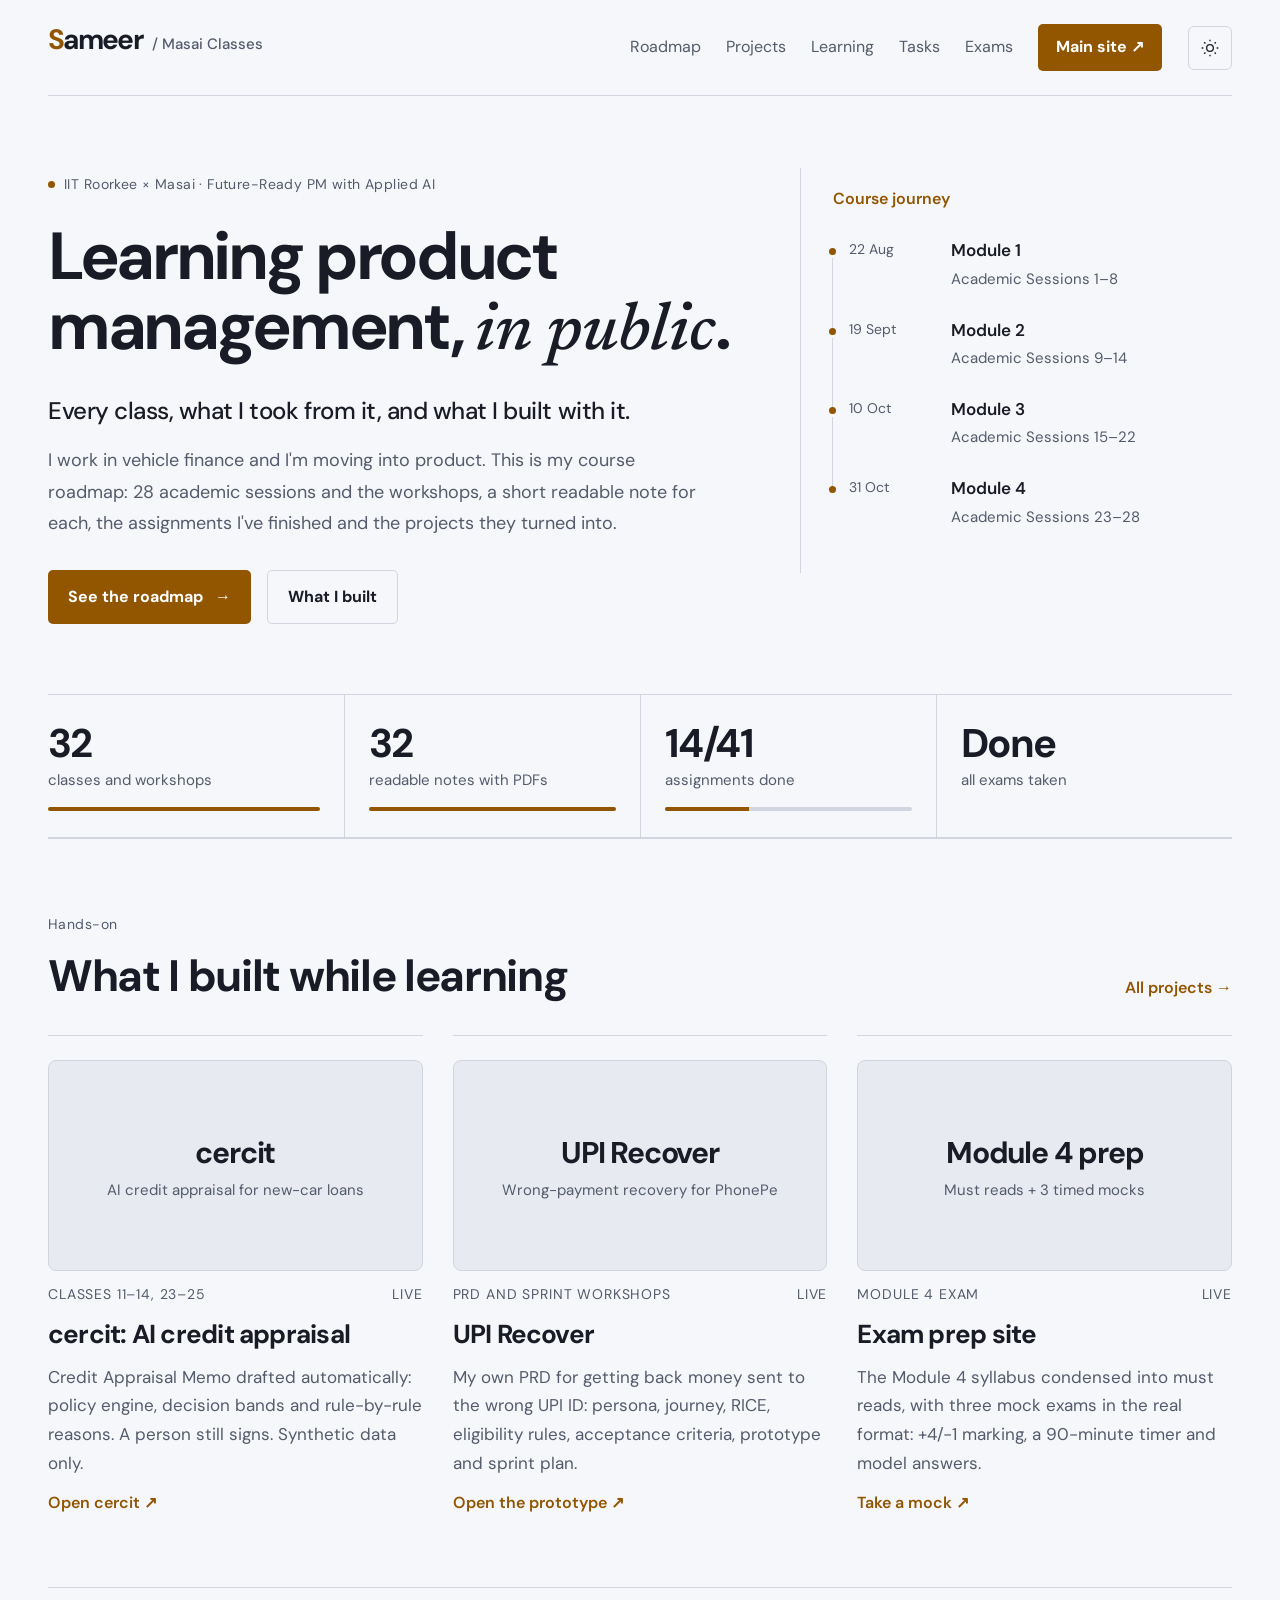
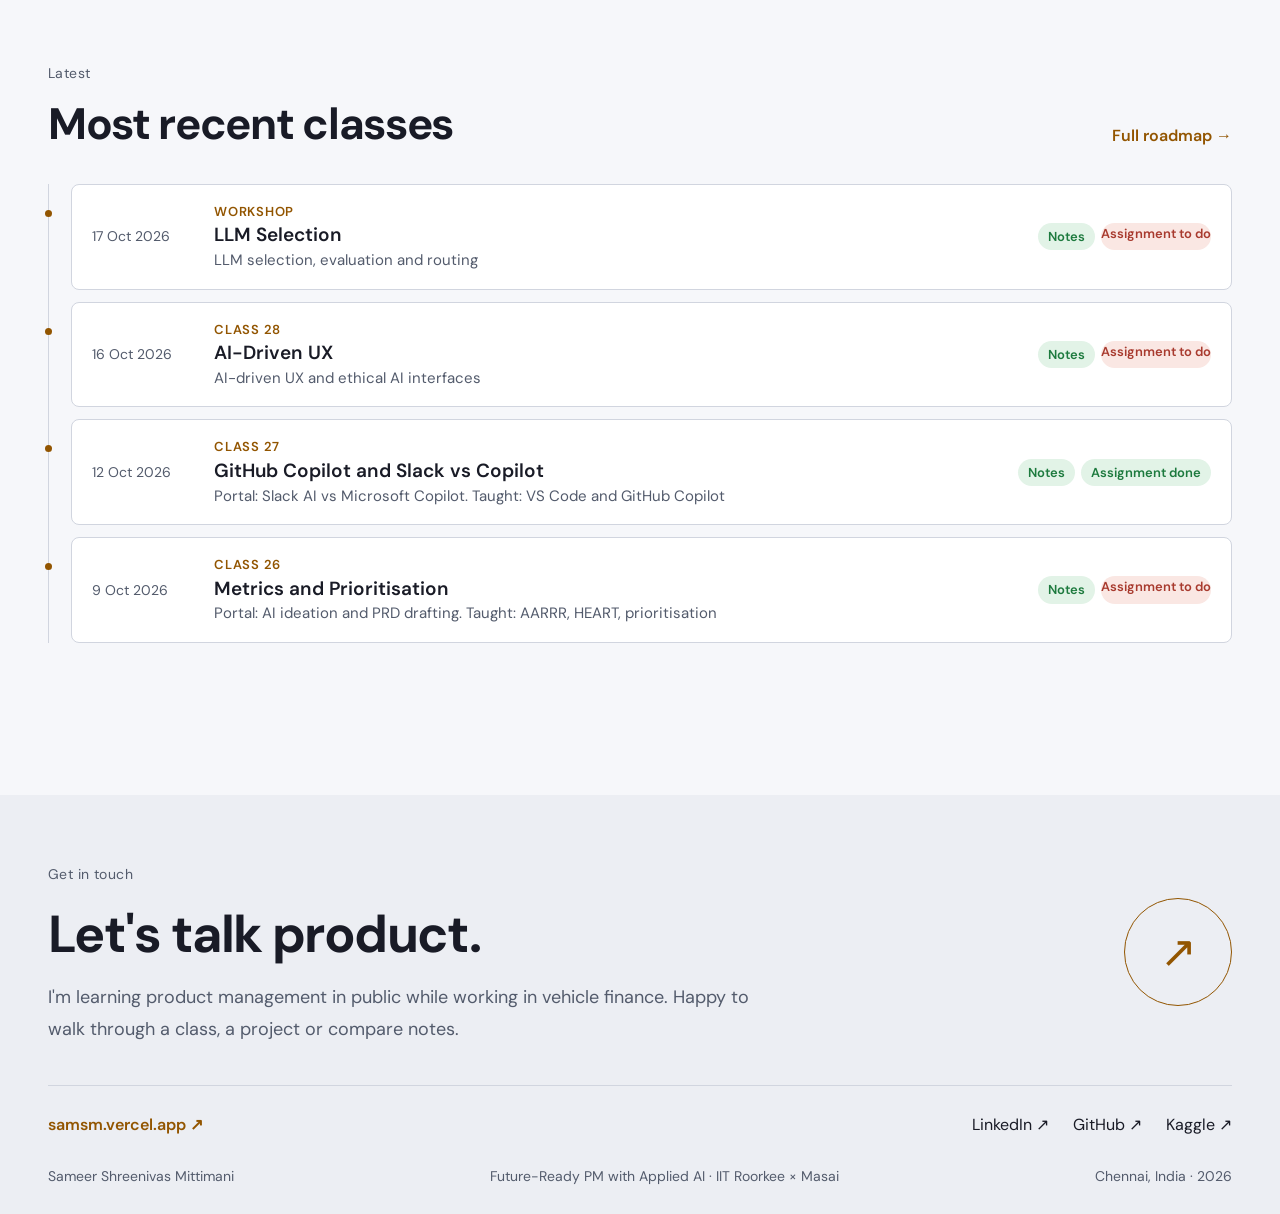
<file: index.html>
<!doctype html>
<html lang="en">
<head>
<meta charset="utf-8">
<meta name="viewport" content="width=device-width, initial-scale=1">
<script>try{var t=localStorage.getItem('sameer-portfolio-theme');document.documentElement.dataset.theme=(t==='light'||t==='dark')?t:(matchMedia('(prefers-color-scheme: light)').matches?'light':'dark')}catch(e){document.documentElement.dataset.theme='dark'}</script>
<link rel="icon" type="image/svg+xml" href="assets/favicon.svg">
<link rel="stylesheet" href="assets/fonts.css">
<link rel="stylesheet" href="assets/style.css?v=3">
<title>Masai Classes</title>

</head>
<body>
<main>

<section class="hero wrap">
  <div>
    <span class="eyebrow"><span class="live-dot"></span>IIT Roorkee × Masai · Future-Ready PM with Applied AI</span>
    <h1>Learning product management, <em class="serif">in public</em>.</h1>
    <p class="hero-subtitle">Every class, what I took from it, and what I built with it.</p>
    <p class="hero-intro">I work in vehicle finance and I'm moving into product. This is my course roadmap: 28 academic sessions and the workshops, a short readable note for each, the assignments I've finished and the projects they turned into.</p>
    <div class="hero-actions"><a class="button" href="roadmap.html">See the roadmap <span aria-hidden="true">→</span></a><a class="button secondary" href="projects.html">What I built</a></div>
  </div>
  <aside class="hero-journey" aria-label="Course modules">
    <p class="journey-title">Course journey</p>
    <ol class="journey-list" id="journey"></ol>
  </aside>
</section>
<section class="wrap"><div class="stats" id="stats"></div></section>
<section class="section wrap">
  <div class="section-heading"><div><span class="eyebrow">Hands-on</span><h2>What I built while learning</h2></div><a class="text-link" href="projects.html">All projects →</a></div>
  <div class="card-grid" id="featured"></div>
</section>
<section class="section wrap">
  <div class="section-heading"><div><span class="eyebrow">Latest</span><h2>Most recent classes</h2></div><a class="text-link" href="roadmap.html">Full roadmap →</a></div>
  <ol class="rail" id="latest"></ol>
</section>

</main>
<script src="assets/app.js?v=2"></script>
<script>

loadData().then(({ modules, classes }) => {
  const t = today();
  document.getElementById('journey').innerHTML = modules.map(m => {
    const done = m.exam < t;
    return `<li class="${done ? '' : 'upcoming'}"><time>${shortDate(m.exam)}</time><div><strong>${m.name}${done ? '' : ' · next'}</strong><span>${m.label}</span></div></li>`;
  }).join('');
  const notes = classes.filter(c => c.notes).length;
  const cnt = { Done: 0, Partly: 0, 'Not started': 0 };
  classes.forEach(c => Object.entries(c.assignmentCounts).forEach(([k, v]) => cnt[k] += v));
  const total = cnt.Done + cnt.Partly + cnt['Not started'];
  const next = modules.find(m => m.exam >= t);
  document.getElementById('stats').innerHTML = [
    [classes.length, 'classes and workshops', 1],
    [notes, 'readable notes with PDFs', notes / classes.length],
    [`${cnt.Done}/${total}`, 'assignments done', cnt.Done / total],
    [next ? shortDate(next.exam) : 'Done', next ? `next exam · ${next.name}` : 'all exams taken', 0]
  ].map(([b, s, p]) => `<div class="stat"><b>${b}</b><span>${s}</span>${p ? `<div class="bar"><i style="width:${Math.round(p * 100)}%"></i></div>` : ''}</div>`).join('');
  document.getElementById('latest').innerHTML = classes.filter(c => c.notes).slice(-4).reverse().map(c =>
    `<li><a class="row" href="${classHref(c)}"><time>${fmtDate(c.date)}</time><div><div class="k">${classLabel(c)}</div><div class="t">${esc(c.topic)}</div><div class="d">${esc(c.detail)}</div></div><div class="chips">${chips(c)}</div></a></li>`).join('');
});
getJSON('data/projects.json').then(ps => {
  document.getElementById('featured').innerHTML = ps.filter(p => p.featured).map(cardHTML).join('');
});
function cardHTML(p) {
  return `<article class="card"><div class="visual"><div><b>${esc(p.short)}</b>${esc(p.visual)}</div></div><div class="kicker"><span>${esc(p.from)}</span><span>${esc(p.status)}</span></div><h3>${esc(p.title)}</h3><p>${esc(p.story)}</p>${p.url ? `<a class="text-link" href="${p.url}">${esc(p.linkText)} ↗</a>` : '<span class="count">Local only, not published yet</span>'}</article>`;
}

</script>
</body>
</html>
</file>
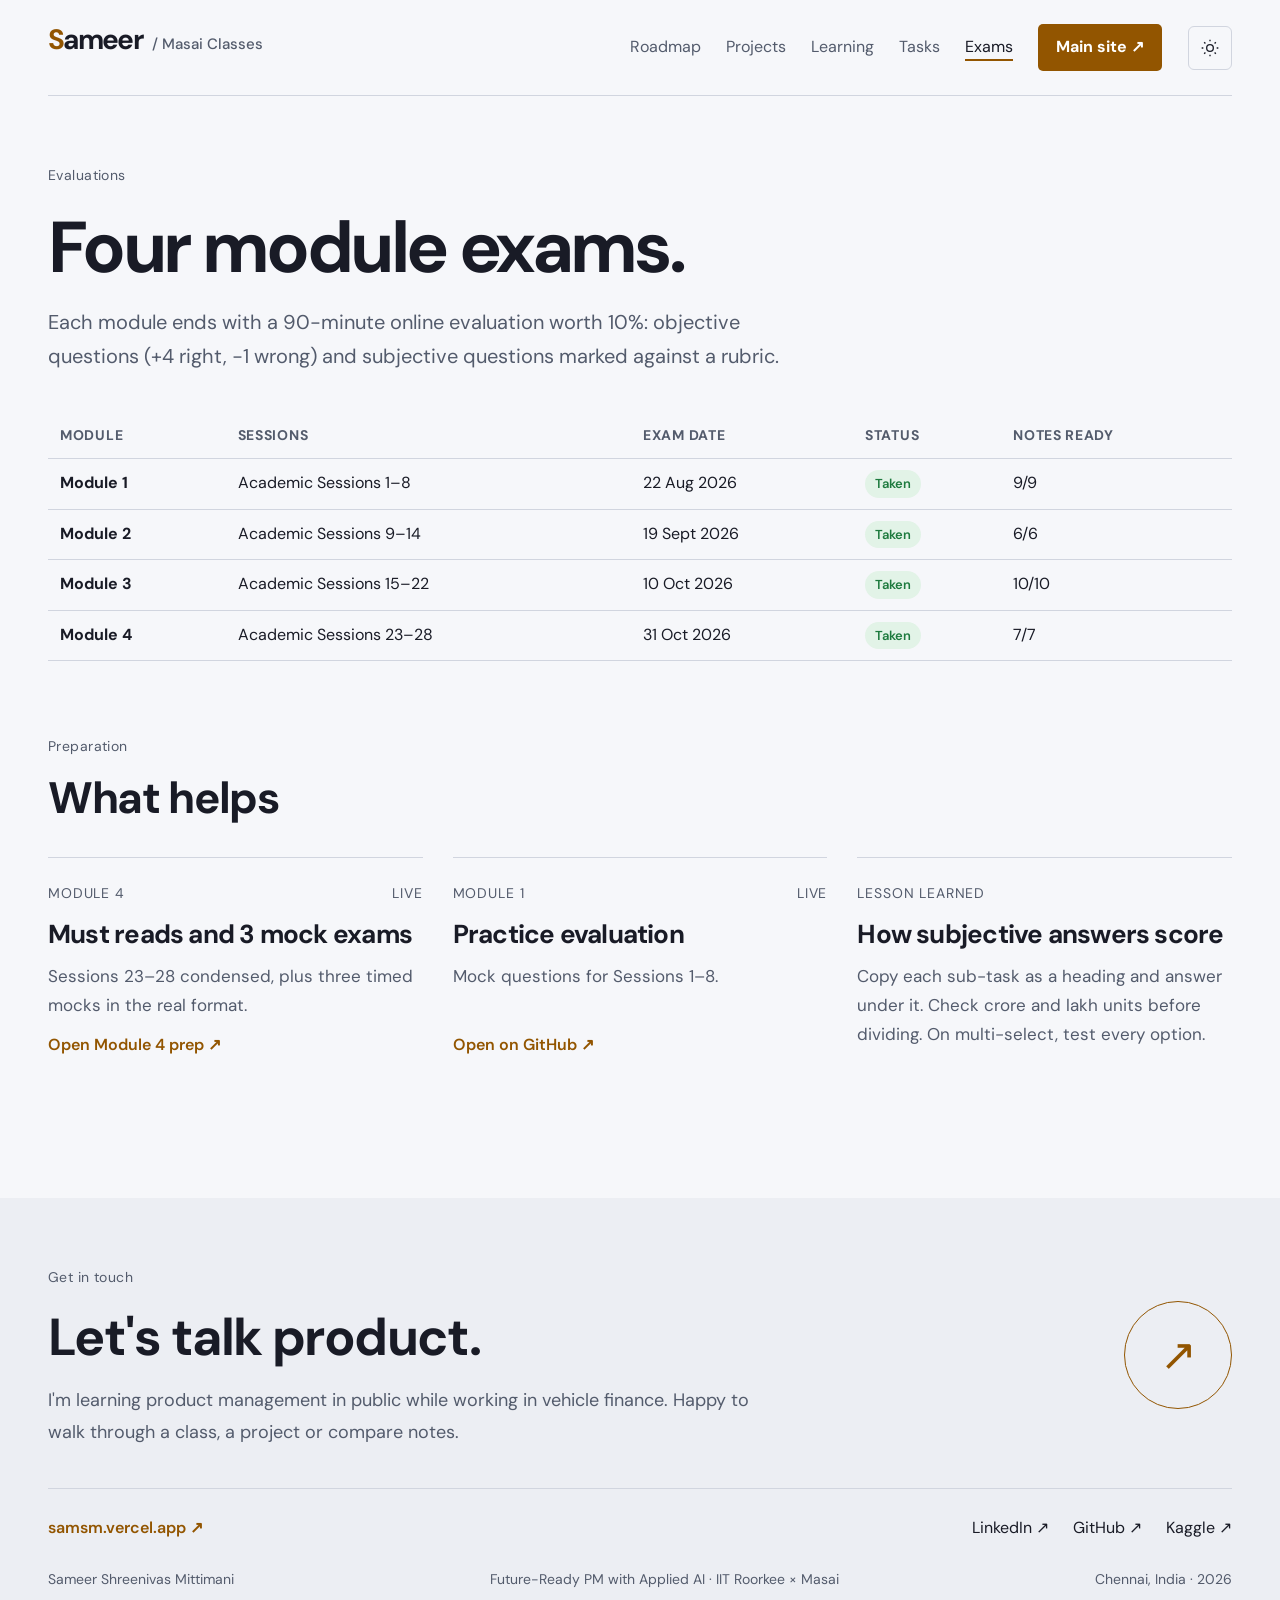
<file: exams.html>
<!doctype html>
<html lang="en">
<head>
<meta charset="utf-8">
<meta name="viewport" content="width=device-width, initial-scale=1">
<script>try{var t=localStorage.getItem('sameer-portfolio-theme');document.documentElement.dataset.theme=(t==='light'||t==='dark')?t:(matchMedia('(prefers-color-scheme: light)').matches?'light':'dark')}catch(e){document.documentElement.dataset.theme='dark'}</script>
<link rel="icon" type="image/svg+xml" href="assets/favicon.svg">
<link rel="stylesheet" href="assets/fonts.css">
<link rel="stylesheet" href="assets/style.css?v=3">
<title>Exams · Masai Classes</title>

</head>
<body>
<main>

<section class="page-intro wrap"><span class="eyebrow">Evaluations</span><h1>Four module exams.</h1>
  <p class="lede">Each module ends with a 90-minute online evaluation worth 10%: objective questions (+4 right, −1 wrong) and subjective questions marked against a rubric.</p></section>
<div class="wrap">
<div class="table-wrap"><table class="plain" id="exams"></table></div>
<section class="section"><div class="section-heading"><div><span class="eyebrow">Preparation</span><h2>What helps</h2></div></div>
<div class="card-grid">
<article class="card"><div class="kicker"><span>Module 4</span><span>Live</span></div><h3>Must reads and 3 mock exams</h3><p>Sessions 23–28 condensed, plus three timed mocks in the real format.</p><a class="text-link" href="https://cercit.github.io/pm-module4-prep/">Open Module 4 prep ↗</a></article>
<article class="card"><div class="kicker"><span>Module 1</span><span>Live</span></div><h3>Practice evaluation</h3><p>Mock questions for Sessions 1–8.</p><a class="text-link" href="https://github.com/cercit/masai-pm-mock-eval">Open on GitHub ↗</a></article>
<article class="card"><div class="kicker"><span>Lesson learned</span><span></span></div><h3>How subjective answers score</h3><p>Copy each sub-task as a heading and answer under it. Check crore and lakh units before dividing. On multi-select, test every option.</p></article>
</div></section></div>

</main>
<script src="assets/app.js?v=2"></script>
<script>

loadData().then(({ modules, classes }) => {
  const t = today();
  document.getElementById('exams').innerHTML = '<thead><tr><th>Module</th><th>Sessions</th><th>Exam date</th><th>Status</th><th>Notes ready</th></tr></thead><tbody>' +
    modules.map(m => { const cs = classes.filter(c => c.module === m.id); return `<tr><td><b>${m.name}</b></td><td>${m.label}</td><td>${fmtDate(m.exam)}</td><td><span class="chip ${m.exam < t ? 'good' : 'part'}">${m.exam < t ? 'Taken' : 'Upcoming'}</span></td><td>${cs.filter(c => c.notes).length}/${cs.length}</td></tr>`; }).join('') + '</tbody>';
});

</script>
</body>
</html>
</file>
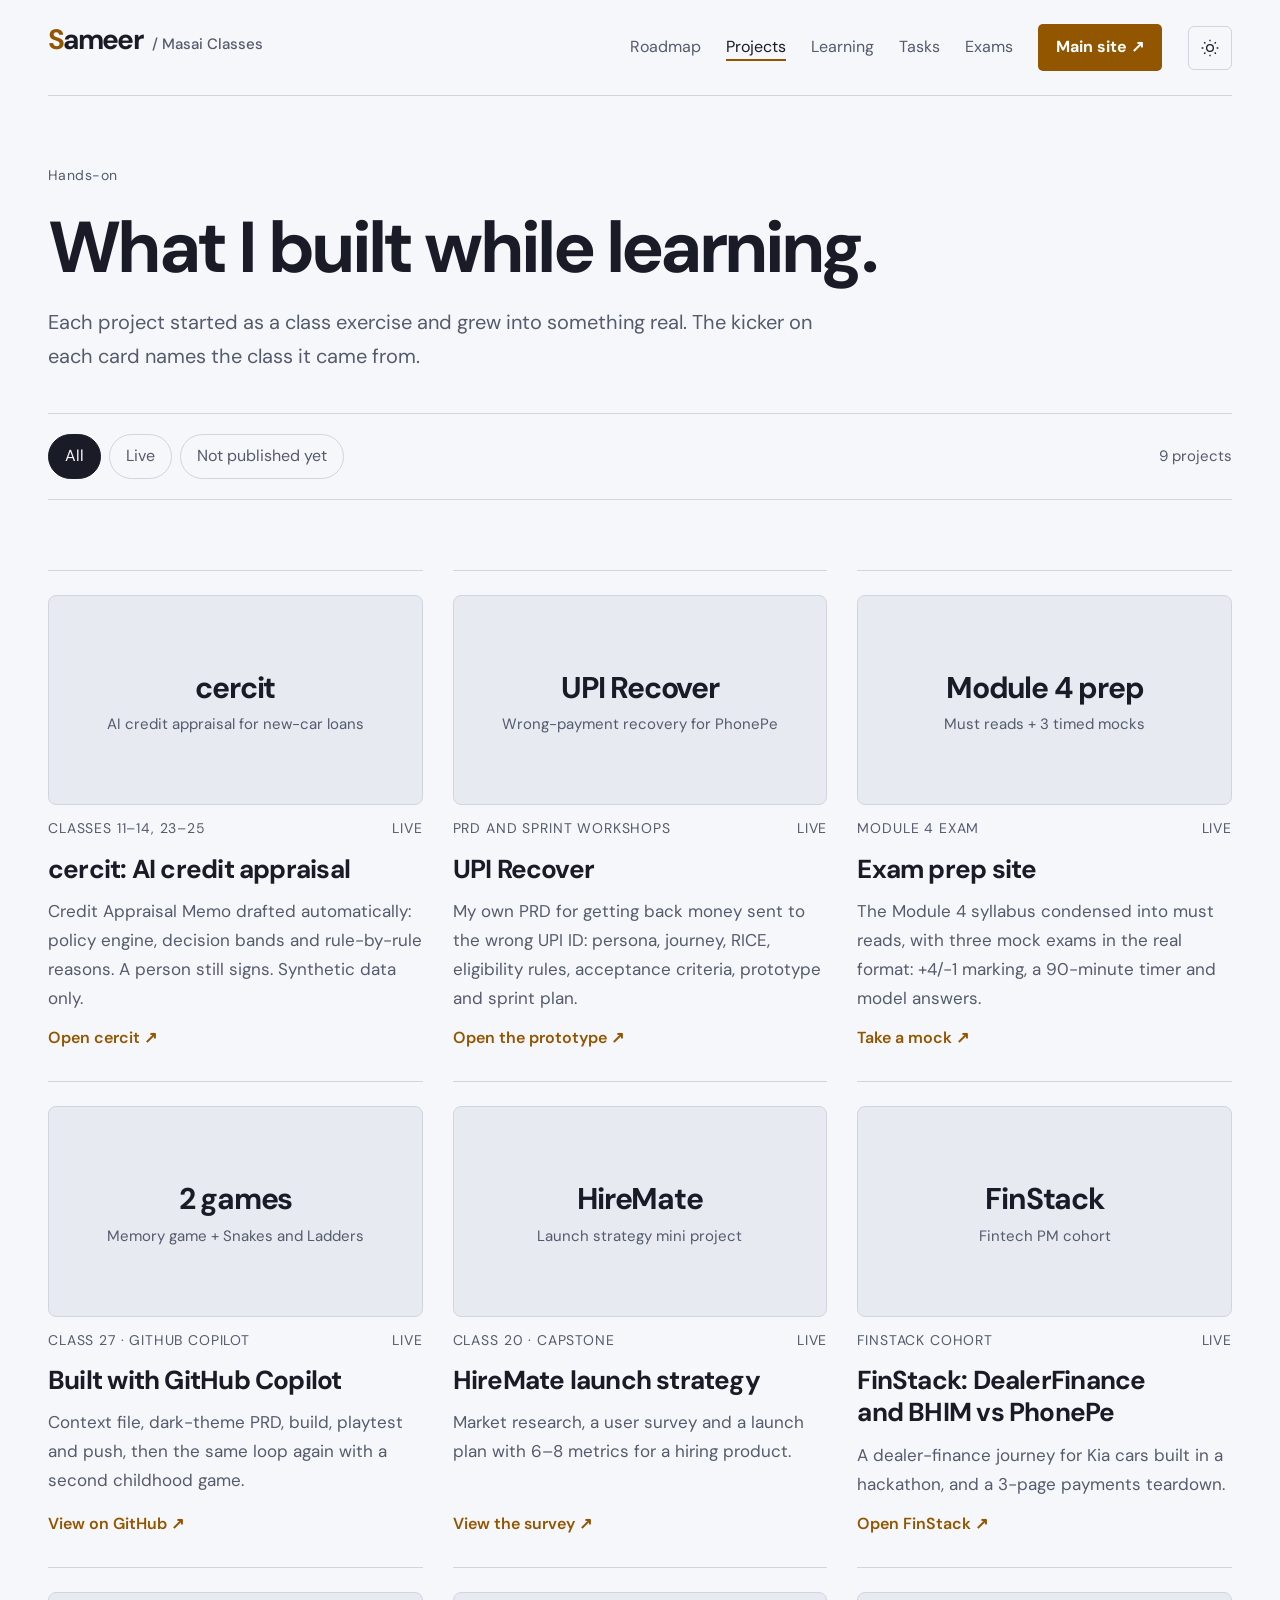
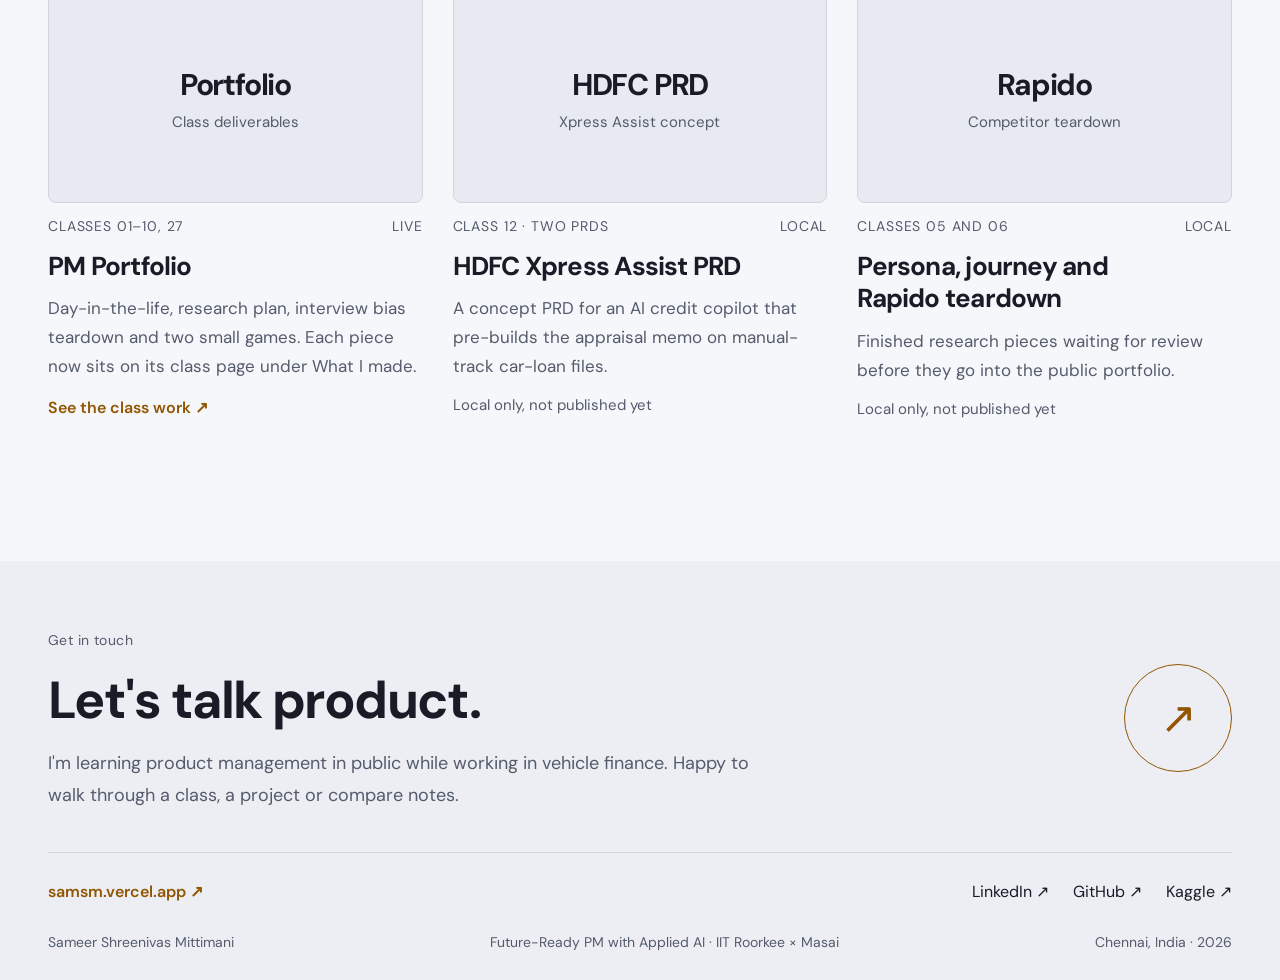
<file: projects.html>
<!doctype html>
<html lang="en">
<head>
<meta charset="utf-8">
<meta name="viewport" content="width=device-width, initial-scale=1">
<script>try{var t=localStorage.getItem('sameer-portfolio-theme');document.documentElement.dataset.theme=(t==='light'||t==='dark')?t:(matchMedia('(prefers-color-scheme: light)').matches?'light':'dark')}catch(e){document.documentElement.dataset.theme='dark'}</script>
<link rel="icon" type="image/svg+xml" href="assets/favicon.svg">
<link rel="stylesheet" href="assets/fonts.css">
<link rel="stylesheet" href="assets/style.css?v=3">
<title>Projects · Masai Classes</title>

</head>
<body>
<main>

<section class="page-intro wrap"><span class="eyebrow">Hands-on</span><h1>What I built while learning.</h1>
  <p class="lede">Each project started as a class exercise and grew into something real. The kicker on each card names the class it came from.</p></section>
<div class="wrap"><div class="controls"><div class="filter-buttons" id="f">
  <button data-f="all" aria-pressed="true">All</button><button data-f="Live" aria-pressed="false">Live</button><button data-f="Local" aria-pressed="false">Not published yet</button></div>
  <span class="count" id="count"></span></div>
<section class="section"><div class="card-grid" id="grid"></div></section></div>

</main>
<script src="assets/app.js?v=2"></script>
<script>

getJSON('data/projects.json').then(ps => {
  const card = p => `<article class="card"><div class="visual"><div><b>${esc(p.short)}</b>${esc(p.visual)}</div></div><div class="kicker"><span>${esc(p.from)}</span><span>${esc(p.status)}</span></div><h3>${esc(p.title)}</h3><p>${esc(p.story)}</p>${p.url ? `<a class="text-link" href="${p.url}">${esc(p.linkText)} ↗</a>` : '<span class="count">Local only, not published yet</span>'}</article>`;
  const draw = f => { const l = ps.filter(p => f === 'all' || p.status === f); document.getElementById('grid').innerHTML = l.map(card).join(''); document.getElementById('count').textContent = `${l.length} projects`; };
  filters(document.getElementById('f'), draw); draw('all');
});

</script>
</body>
</html>
</file>
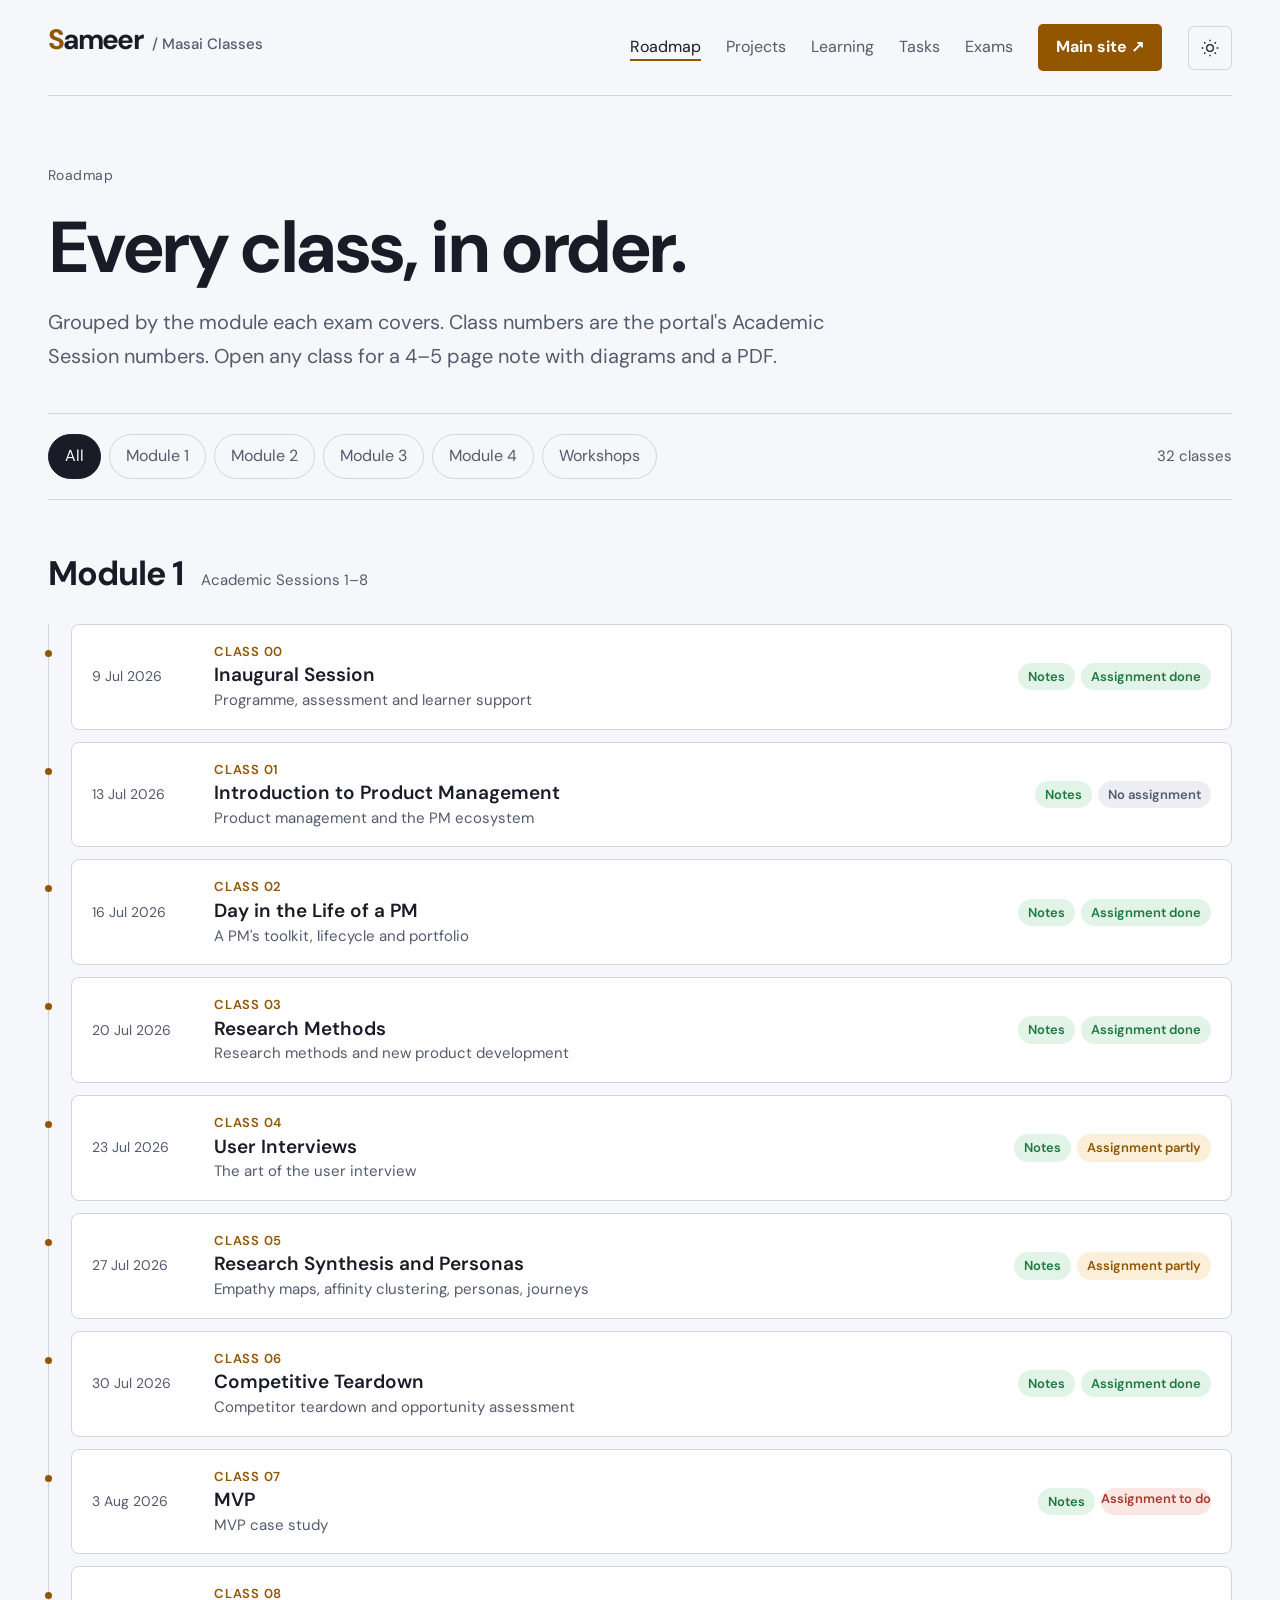
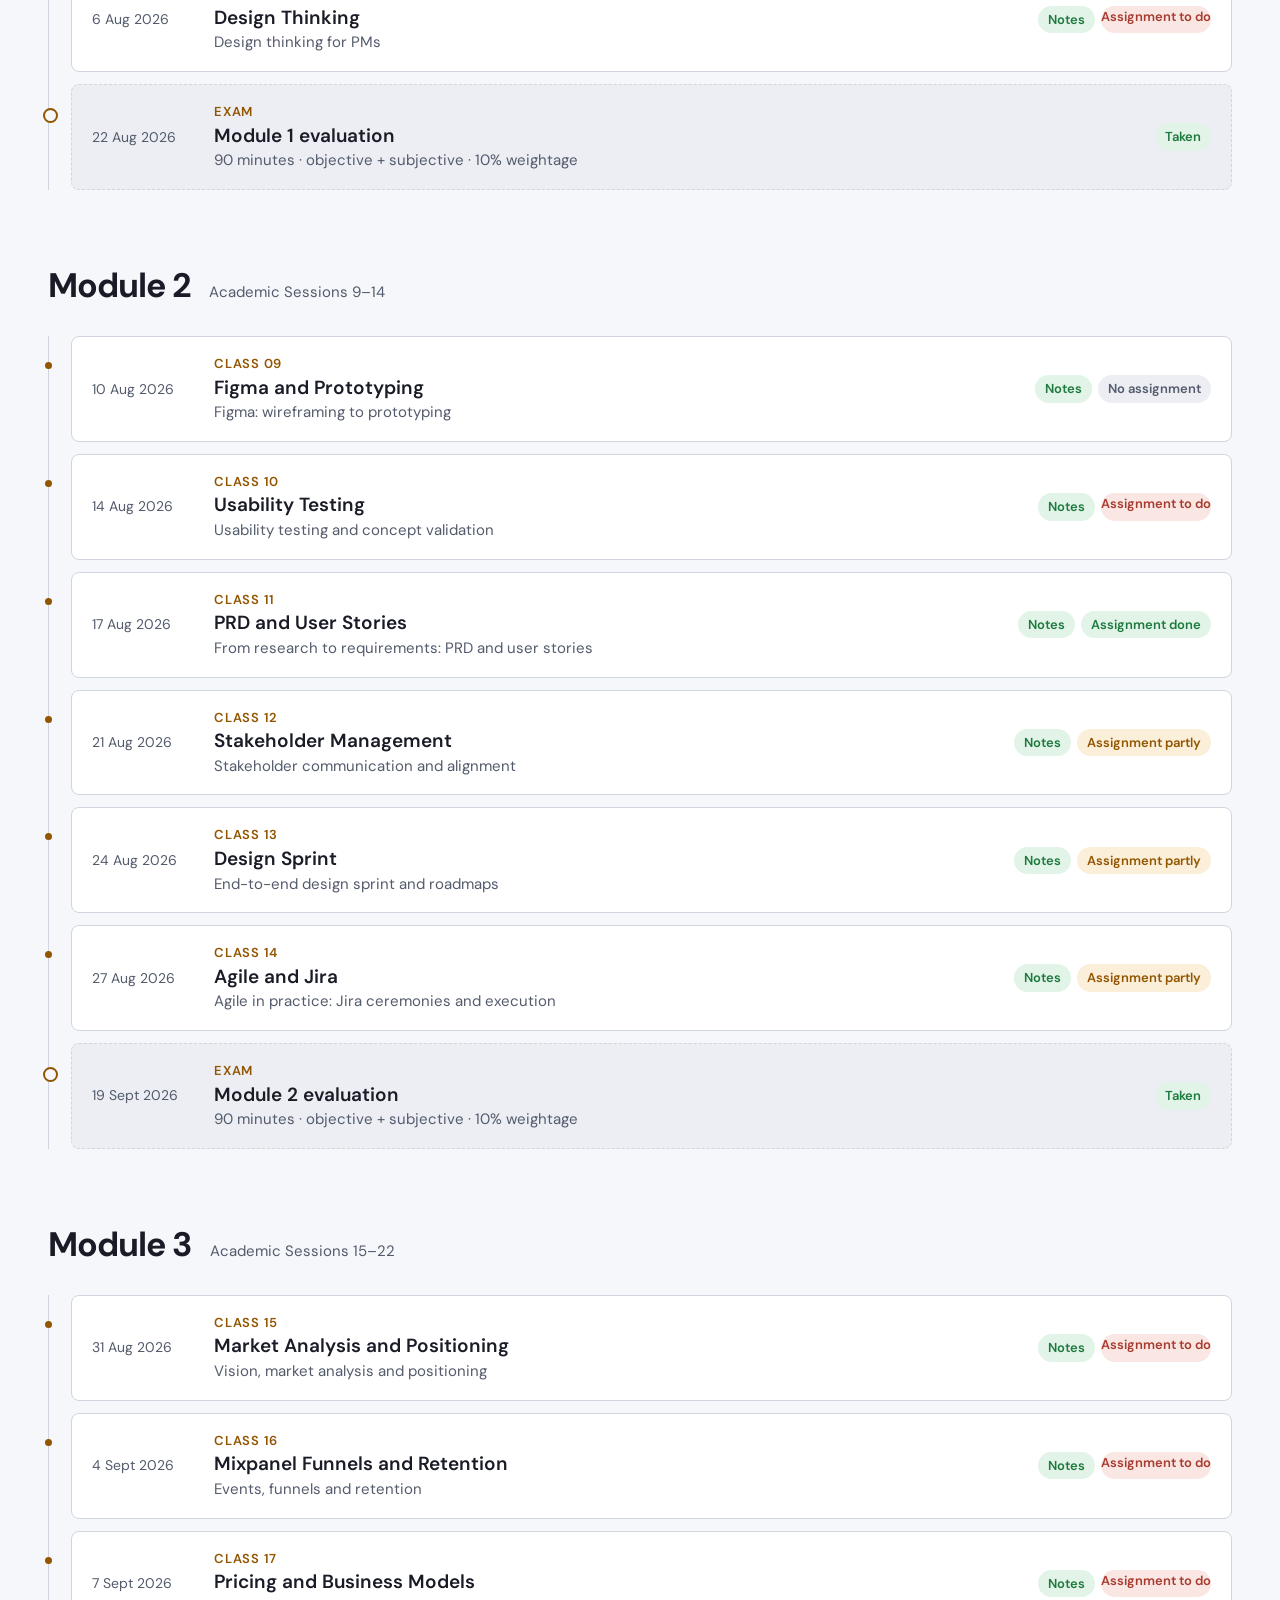
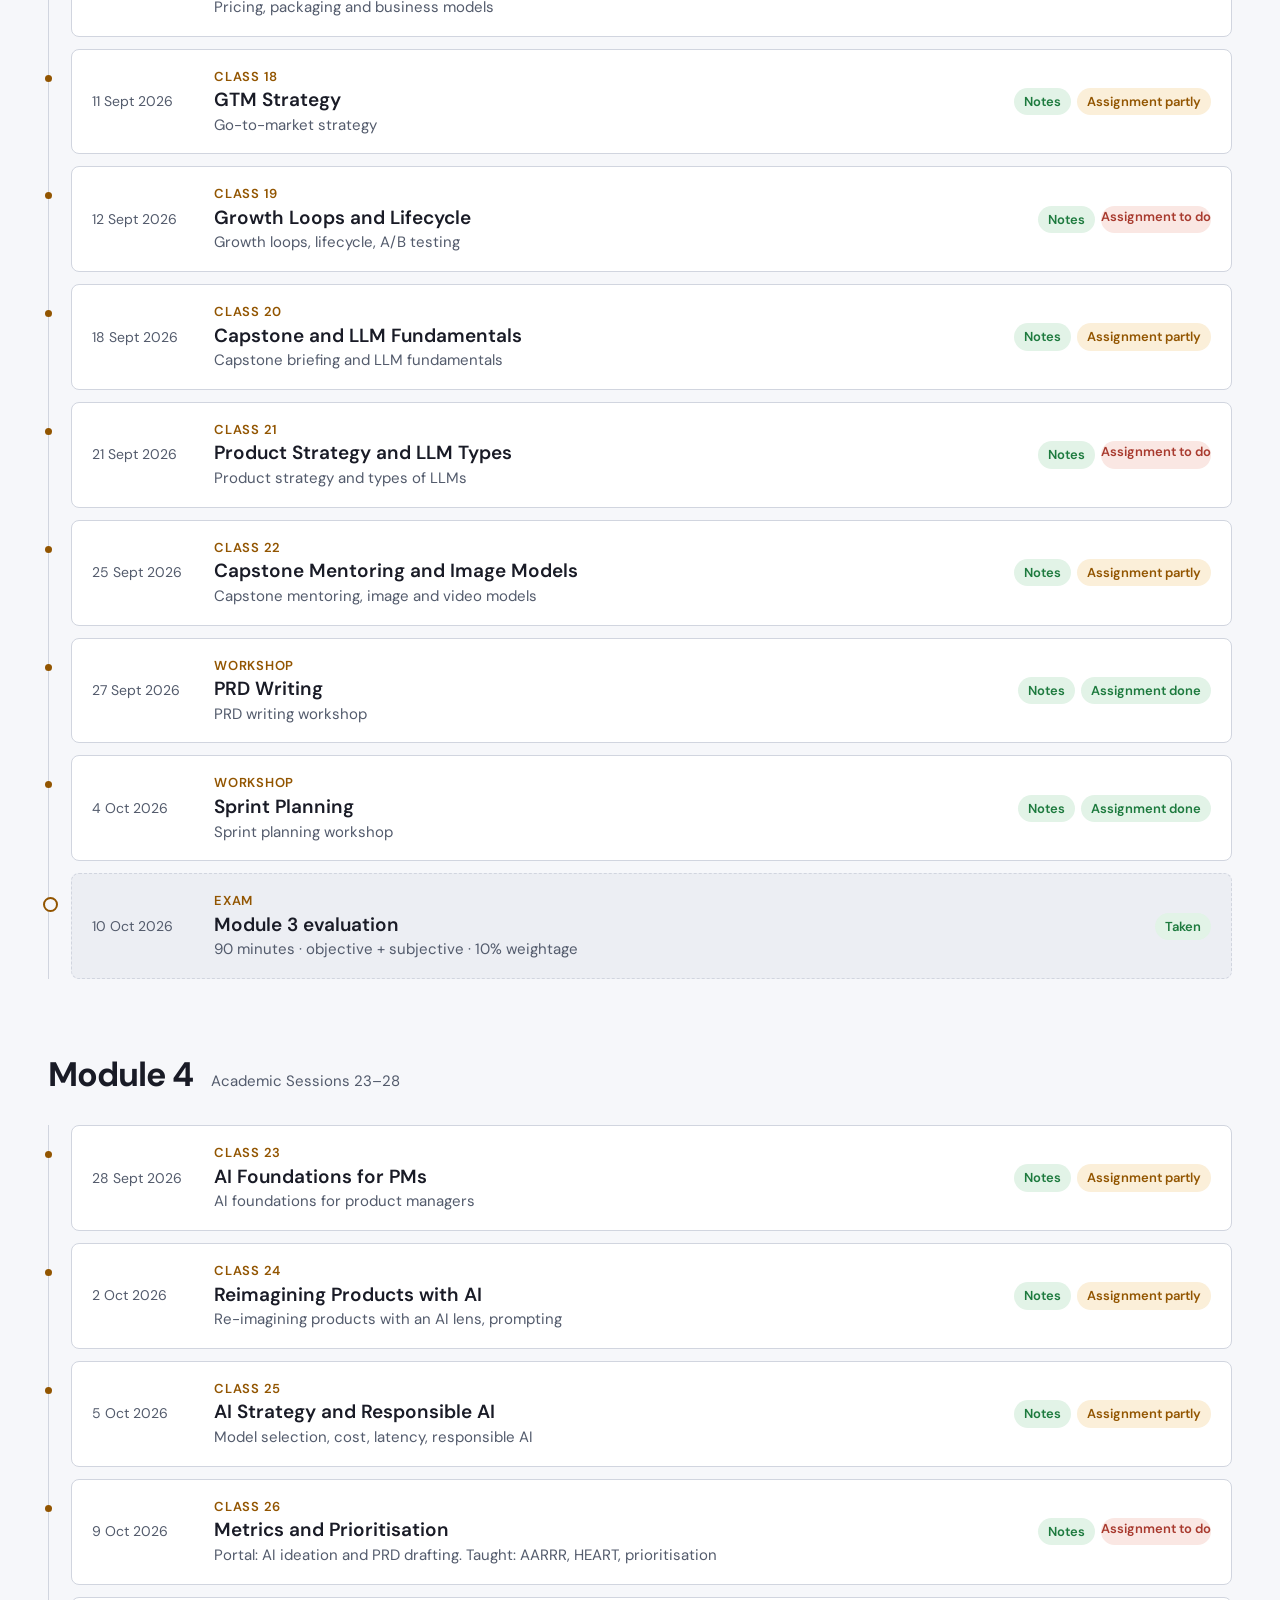
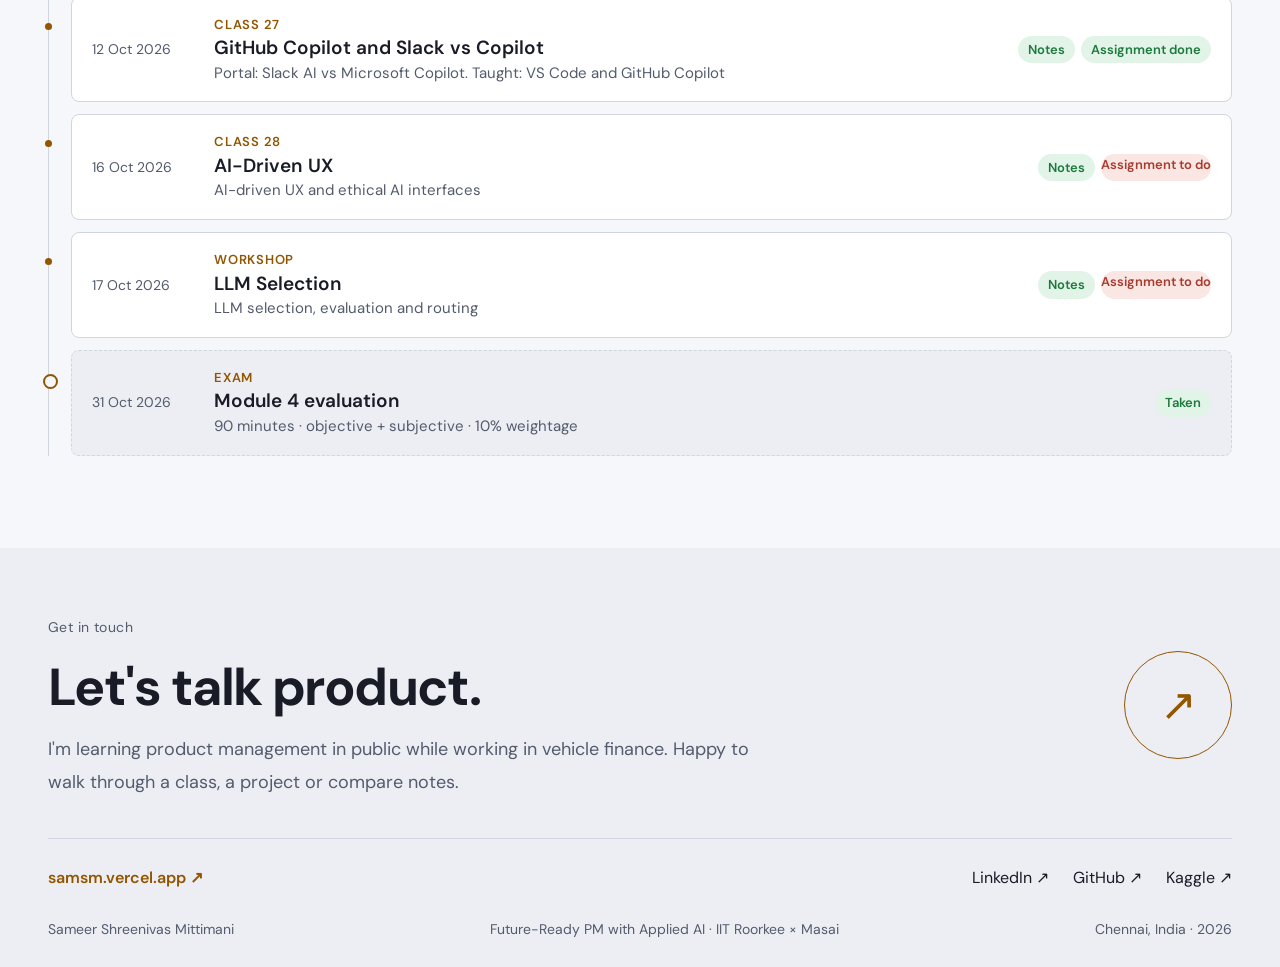
<file: roadmap.html>
<!doctype html>
<html lang="en">
<head>
<meta charset="utf-8">
<meta name="viewport" content="width=device-width, initial-scale=1">
<script>try{var t=localStorage.getItem('sameer-portfolio-theme');document.documentElement.dataset.theme=(t==='light'||t==='dark')?t:(matchMedia('(prefers-color-scheme: light)').matches?'light':'dark')}catch(e){document.documentElement.dataset.theme='dark'}</script>
<link rel="icon" type="image/svg+xml" href="assets/favicon.svg">
<link rel="stylesheet" href="assets/fonts.css">
<link rel="stylesheet" href="assets/style.css?v=3">
<title>Roadmap · Masai Classes</title>

</head>
<body>
<main>

<section class="page-intro wrap"><span class="eyebrow">Roadmap</span><h1>Every class, in order.</h1>
  <p class="lede">Grouped by the module each exam covers. Class numbers are the portal's Academic Session numbers. Open any class for a 4–5 page note with diagrams and a PDF.</p></section>
<div class="wrap"><div class="controls"><div class="filter-buttons" id="f">
  <button data-f="all" aria-pressed="true">All</button><button data-f="1" aria-pressed="false">Module 1</button><button data-f="2" aria-pressed="false">Module 2</button>
  <button data-f="3" aria-pressed="false">Module 3</button><button data-f="4" aria-pressed="false">Module 4</button><button data-f="w" aria-pressed="false">Workshops</button></div>
  <span class="count" id="count"></span></div>
<div id="roadmap"></div></div>

</main>
<script src="assets/app.js?v=2"></script>
<script>

loadData().then(({ modules, classes }) => {
  const box = document.getElementById('roadmap');
  const draw = f => {
    let shown = 0;
    box.innerHTML = modules.filter(m => f === 'all' || f === 'w' || String(m.id) === f).map(m => {
      const list = classes.filter(c => c.module === m.id && (f !== 'w' || c.workshop));
      shown += list.length;
      if (!list.length) return '';
      const rows = list.map(c => `<li><a class="row" href="${classHref(c)}"><time>${fmtDate(c.date)}</time><div><div class="k">${classLabel(c)}</div><div class="t">${esc(c.topic)}</div><div class="d">${esc(c.detail)}</div></div><div class="chips">${chips(c)}</div></a></li>`).join('');
      const exam = f === 'w' ? '' : `<li class="exam"><div class="row"><time>${fmtDate(m.exam)}</time><div><div class="k">Exam</div><div class="t">${m.name} evaluation</div><div class="d">90 minutes · objective + subjective · 10% weightage</div></div><div class="chips"><span class="chip ${m.exam < today() ? 'good' : 'part'}">${m.exam < today() ? 'Taken' : 'Upcoming'}</span></div></div></li>`;
      return `<section class="module"><div class="module-head"><h2>${m.name}</h2><span class="meta">${m.label}</span></div><ol class="rail">${rows}${exam}</ol></section>`;
    }).join('');
    document.getElementById('count').textContent = `${shown} ${shown === 1 ? 'class' : 'classes'}`;
  };
  filters(document.getElementById('f'), draw);
  draw('all');
});

</script>
</body>
</html>
</file>
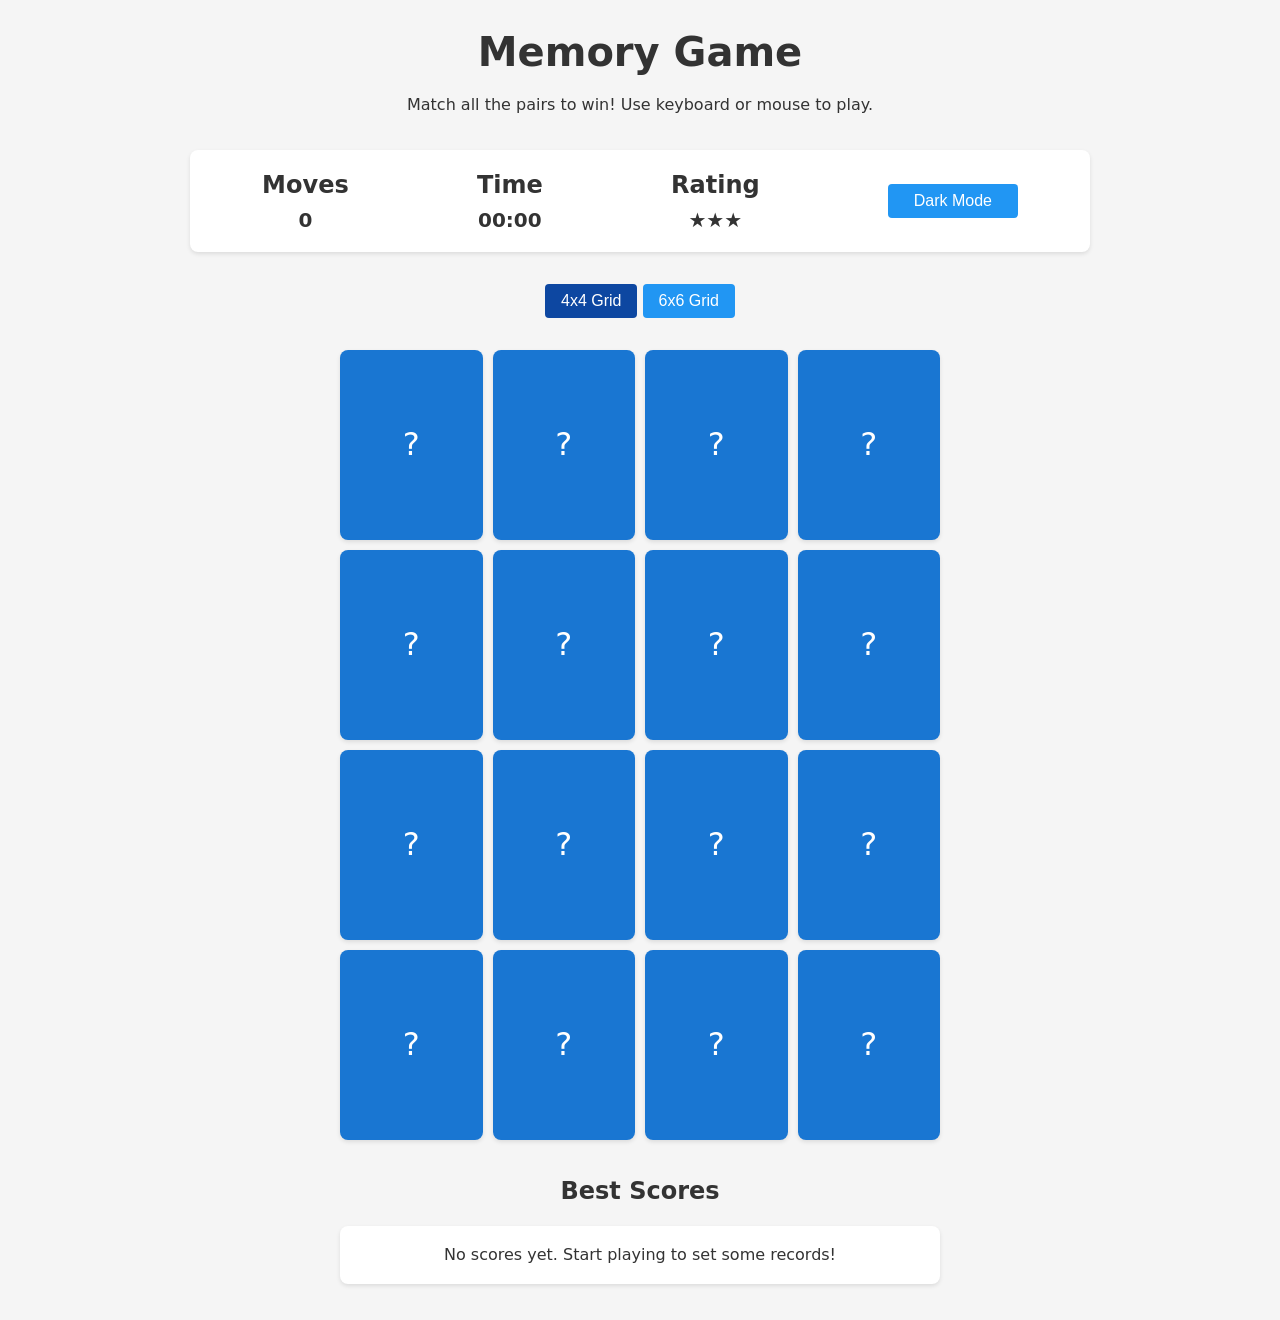
<file: notes/Class 27 - GitHub Copilot and Slack vs Copilot/deliverable/memory-game/memory-game.html>
<!DOCTYPE html>
<html lang="en">
<head>
    <meta charset="UTF-8">
    <meta name="viewport" content="width=device-width, initial-scale=1.0">
    <title>Memory Game</title>
    <style>
        /* Reset default styles and set up CSS custom properties for theming */
        :root {
            --primary-color: #2196f3;
            --background-color: #f5f5f5;
            --surface-color: #ffffff;
            --card-back: #1976d2;
            --card-front: #ffffff;
            --card-front-text: #1f2937;
            --text-color: #333333;
            --muted-text: #4b5563;
            --success-color: #4caf50;
            --modal-bg: rgba(0, 0, 0, 0.5);
            --shadow-color: rgba(0, 0, 0, 0.1);
            --button-hover: #1565c0;
            --button-active: #0d47a1;
        }

        body[data-theme="dark"] {
            --primary-color: #60a5fa;
            --background-color: #0f172a;
            --surface-color: #111827;
            --card-back: #1d4ed8;
            --card-front: #1f2937;
            --card-front-text: #f8fafc;
            --text-color: #e5e7eb;
            --muted-text: #cbd5e1;
            --success-color: #34d399;
            --modal-bg: rgba(15, 23, 42, 0.75);
            --shadow-color: rgba(0, 0, 0, 0.45);
            --button-hover: #3b82f6;
            --button-active: #2563eb;
        }

        * {
            margin: 0;
            padding: 0;
            box-sizing: border-box;
        }

        /* Base styles for responsive typography and spacing */
        body {
            font-family: system-ui, -apple-system, BlinkMacSystemFont, 'Segoe UI', sans-serif;
            background-color: var(--background-color);
            color: var(--text-color);
            line-height: 1.6;
            padding: 20px;
            min-height: 100vh;
            transition: background-color 0.25s ease, color 0.25s ease;
        }

        /* Main container with max-width for larger screens */
        .container {
            max-width: 900px;
            margin: 0 auto;
        }

        /* Game header styles */
        .header {
            text-align: center;
            margin-bottom: 2rem;
        }

        .header h1 {
            font-size: 2.5rem;
            margin-bottom: 0.5rem;
        }

        /* Game controls and statistics panel */
        .controls {
            display: flex;
            justify-content: space-around;
            flex-wrap: wrap;
            align-items: center;
            gap: 1rem;
            background: var(--surface-color);
            padding: 1rem;
            border-radius: 8px;
            box-shadow: 0 2px 4px var(--shadow-color);
            margin-bottom: 2rem;
        }

        .theme-toggle {
            min-width: 130px;
            background: var(--primary-color);
        }

        .stat {
            text-align: center;
        }

        .stat-value {
            font-size: 1.25rem;
            font-weight: bold;
        }

        /* Grid size selector styles */
        .grid-selector {
            text-align: center;
            margin-bottom: 2rem;
        }

        button {
            padding: 0.5rem 1rem;
            border: none;
            border-radius: 4px;
            background: var(--primary-color);
            color: white;
            cursor: pointer;
            font-size: 1rem;
            transition: background-color 0.3s ease, opacity 0.3s ease;
        }

        button:hover {
            background-color: var(--button-hover);
        }

        button.active {
            background-color: var(--button-active);
        }

        /* Game grid styles with responsive layout */
        .game-grid {
            display: grid;
            gap: 10px;
            margin: 0 auto;
            perspective: 1000px; /* For 3D card flip effect */
        }

        .grid-4x4 {
            grid-template-columns: repeat(4, 1fr);
            max-width: 600px;
        }

        .grid-6x6 {
            grid-template-columns: repeat(6, 1fr);
            max-width: 800px;
        }

        /* Card styles with 3D flip animation */
        .card {
            aspect-ratio: 3/4;
            position: relative;
            transform-style: preserve-3d;
            transition: transform 0.6s;
            cursor: pointer;
        }

        .card:focus {
            outline: 3px solid var(--primary-color);
            outline-offset: 2px;
        }

        .card[aria-pressed="true"] {
            transform: rotateY(180deg);
        }

        .card.matched {
            transform: rotateY(180deg);
            cursor: default;
        }

        .card-face {
            position: absolute;
            width: 100%;
            height: 100%;
            backface-visibility: hidden;
            border-radius: 8px;
            display: flex;
            align-items: center;
            justify-content: center;
            font-size: 2rem;
            box-shadow: 0 2px 4px rgba(0,0,0,0.1);
        }

        .card-front {
            background: var(--card-front);
            color: var(--card-front-text);
            transform: rotateY(180deg);
        }

        .card-back {
            background: var(--card-back);
            color: white;
        }

        /* Win modal styles */
        .modal {
            display: none;
            position: fixed;
            top: 0;
            left: 0;
            width: 100%;
            height: 100%;
            background: var(--modal-bg);
            justify-content: center;
            align-items: center;
        }

        .modal-content {
            background: var(--surface-color);
            color: var(--text-color);
            padding: 2rem;
            border-radius: 8px;
            text-align: center;
            max-width: 400px;
            width: 90%;
            box-shadow: 0 8px 24px var(--shadow-color);
        }

        /* Best scores section */
        .best-scores {
            margin-top: 2rem;
            text-align: center;
        }

        .scores-list {
            max-width: 600px;
            margin: 1rem auto;
            background: var(--surface-color);
            color: var(--text-color);
            padding: 1rem;
            border-radius: 8px;
            box-shadow: 0 2px 4px var(--shadow-color);
        }

        /* Responsive design adjustments */
        @media (max-width: 600px) {
            .controls {
                flex-direction: column;
                align-items: center;
            }

            .game-grid {
                gap: 5px;
            }

            .card-face {
                font-size: 1.5rem;
            }
        }
    </style>
</head>
<body>
    <div class="container">
        <!-- Game header with title and instructions -->
        <header class="header">
            <h1>Memory Game</h1>
            <p>Match all the pairs to win! Use keyboard or mouse to play.</p>
        </header>

        <!-- Game statistics panel -->
        <div class="controls">
            <div class="stat">
                <h2>Moves</h2>
                <p class="stat-value moves" aria-live="polite">0</p>
            </div>
            <div class="stat">
                <h2>Time</h2>
                <p class="stat-value timer" aria-live="polite">00:00</p>
            </div>
            <div class="stat">
                <h2>Rating</h2>
                <p class="stat-value rating" aria-live="polite">★★★</p>
            </div>
            <button class="theme-toggle" type="button" aria-label="Toggle dark mode" aria-pressed="false">Dark Mode</button>
        </div>

        <!-- Grid size selector -->
        <div class="grid-selector">
            <button class="grid-btn active" data-size="4">4x4 Grid</button>
            <button class="grid-btn" data-size="6">6x6 Grid</button>
        </div>

        <!-- Game grid -->
        <div class="game-grid grid-4x4" role="grid" aria-label="Memory Game Grid"></div>

        <!-- Best scores section -->
        <div class="best-scores">
            <h2>Best Scores</h2>
            <div class="scores-list"></div>
        </div>
    </div>

    <!-- Win modal -->
    <div class="modal" role="dialog" aria-label="Game Complete">
        <div class="modal-content">
            <h2>Congratulations!</h2>
            <p>You've completed the game!</p>
            <p class="final-stats"></p>
            <button class="play-again">Play Again</button>
        </div>
    </div>

    <script>
        // Game state management
        const gameState = {
            moves: 0,
            matches: 0,
            timer: 0,
            timerInterval: null,
            firstCard: null,
            secondCard: null,
            canFlip: true,
            gridSize: 4,
            totalPairs: 8,
            gameStarted: false
        };

        // DOM Elements
        const elements = {
            grid: document.querySelector('.game-grid'),
            moves: document.querySelector('.moves'),
            timer: document.querySelector('.timer'),
            rating: document.querySelector('.rating'),
            modal: document.querySelector('.modal'),
            finalStats: document.querySelector('.final-stats'),
            gridButtons: document.querySelectorAll('.grid-btn'),
            scoresList: document.querySelector('.scores-list'),
            themeToggle: document.querySelector('.theme-toggle')
        };

        const THEME_STORAGE_KEY = 'memoryGameTheme';

        function applyTheme(theme) {
            const selectedTheme = theme === 'dark' ? 'dark' : 'light';
            document.body.dataset.theme = selectedTheme;
            localStorage.setItem(THEME_STORAGE_KEY, selectedTheme);

            elements.themeToggle.textContent = selectedTheme === 'dark' ? 'Light Mode' : 'Dark Mode';
            elements.themeToggle.setAttribute('aria-pressed', String(selectedTheme === 'dark'));
            elements.themeToggle.setAttribute(
                'aria-label',
                selectedTheme === 'dark' ? 'Switch to light mode' : 'Switch to dark mode'
            );
        }

        function initializeTheme() {
            const savedTheme = localStorage.getItem(THEME_STORAGE_KEY);
            const preferredTheme = savedTheme === 'dark' ? 'dark' : 'light';
            applyTheme(preferredTheme);
        }

        // Card symbols (emojis) for both grid sizes
        const symbols = {
            '4x4': ['🎨', '🎭', '🎪', '🎫', '🎯', '🎲', '🎮', '🎰'],
            '6x6': ['🎨', '🎭', '🎪', '🎫', '🎯', '🎲', '🎮', '🎰', '🎱', '🎳', 
                   '🎸', '🎺', '🎻', '🎹', '🎷', '🥁', '🎼', '🎵']
        };

        // Shuffle array using Fisher-Yates algorithm
        function shuffle(array) {
            for (let i = array.length - 1; i > 0; i--) {
                const j = Math.floor(Math.random() * (i + 1));
                [array[i], array[j]] = [array[j], array[i]];
            }
            return array;
        }

        // Create a single card element
        function createCard(symbol, index) {
            const card = document.createElement('div');
            card.className = 'card';
            card.setAttribute('role', 'gridcell');
            card.setAttribute('aria-pressed', 'false');
            card.setAttribute('tabindex', '0');
            card.setAttribute('aria-label', `Card ${index + 1}`);
            
            card.innerHTML = `
                <div class="card-face card-front">${symbol}</div>
                <div class="card-face card-back">?</div>
            `;
            
            card.dataset.symbol = symbol;
            return card;
        }

        // Initialize or reset game grid
        function initializeGrid() {
            // Clear existing grid and reset game state
            elements.grid.innerHTML = '';
            gameState.moves = 0;
            gameState.matches = 0;
            gameState.firstCard = null;
            gameState.secondCard = null;
            gameState.canFlip = true;
            gameState.gameStarted = false;
            
            // Reset display elements
            elements.moves.textContent = '0';
            elements.rating.textContent = '★★★';
            clearInterval(gameState.timerInterval);
            gameState.timer = 0;
            elements.timer.textContent = '00:00';

            // Set up grid based on selected size
            const currentSymbols = symbols[`${gameState.gridSize}x${gameState.gridSize}`];
            gameState.totalPairs = currentSymbols.length;
            
            // Update grid class for correct layout
            elements.grid.className = `game-grid grid-${gameState.gridSize}x${gameState.gridSize}`;
            
            // Create and shuffle cards
            const shuffledSymbols = shuffle([...currentSymbols, ...currentSymbols]);
            shuffledSymbols.forEach((symbol, index) => {
                elements.grid.appendChild(createCard(symbol, index));
            });
        }

        // Start game timer
        function startTimer() {
            if (!gameState.gameStarted) {
                gameState.gameStarted = true;
                gameState.timerInterval = setInterval(() => {
                    gameState.timer++;
                    const minutes = Math.floor(gameState.timer / 60);
                    const seconds = gameState.timer % 60;
                    elements.timer.textContent = 
                        `${minutes.toString().padStart(2, '0')}:${seconds.toString().padStart(2, '0')}`;
                }, 1000);
            }
        }

        // Update star rating based on number of moves
        function updateRating() {
            const moves = gameState.moves;
            const maxMoves = gameState.totalPairs * 2.5;
            
            if (moves <= maxMoves) {
                elements.rating.textContent = '★★★';
            } else if (moves <= maxMoves * 1.5) {
                elements.rating.textContent = '★★☆';
            } else {
                elements.rating.textContent = '★☆☆';
            }
        }

        // Check for win condition and handle game completion
        function checkWin() {
            if (gameState.matches === gameState.totalPairs) {
                clearInterval(gameState.timerInterval);
                
                // Save score to localStorage
                const score = {
                    moves: gameState.moves,
                    time: gameState.timer,
                    rating: elements.rating.textContent,
                    gridSize: gameState.gridSize,
                    date: new Date().toISOString()
                };
                
                const scores = JSON.parse(localStorage.getItem('memoryGameScores') || '[]');
                scores.push(score);
                scores.sort((a, b) => a.moves - b.moves);
                localStorage.setItem('memoryGameScores', JSON.stringify(scores.slice(0, 5)));
                
                // Show win modal
                elements.finalStats.textContent = `
                    Moves: ${gameState.moves}
                    Time: ${elements.timer.textContent}
                    Rating: ${elements.rating.textContent}
                `;
                elements.modal.style.display = 'flex';
                
                updateScoresList();
            }
        }

        // Update the display of best scores
        function updateScoresList() {
            const scores = JSON.parse(localStorage.getItem('memoryGameScores') || '[]');
            elements.scoresList.innerHTML = scores.length ? 
                scores.map((score, index) => `
                    <p>${index + 1}. ${score.gridSize}x${score.gridSize} Grid - 
                       ${score.moves} Moves, 
                       Time: ${Math.floor(score.time / 60)}:${(score.time % 60).toString().padStart(2, '0')}, 
                       Rating: ${score.rating}</p>
                `).join('') :
                '<p>No scores yet. Start playing to set some records!</p>';
        }

        // Handle card flip logic
        function flipCard(card) {
            if (!gameState.canFlip || card.classList.contains('matched') || 
                card.getAttribute('aria-pressed') === 'true') return;

            startTimer();
            card.setAttribute('aria-pressed', 'true');

            if (!gameState.firstCard) {
                gameState.firstCard = card;
            } else if (!gameState.secondCard && card !== gameState.firstCard) {
                gameState.secondCard = card;
                gameState.canFlip = false;
                gameState.moves++;
                elements.moves.textContent = gameState.moves;
                updateRating();

                // Check for match
                if (gameState.firstCard.dataset.symbol === gameState.secondCard.dataset.symbol) {
                    gameState.matches++;
                    gameState.firstCard.classList.add('matched');
                    gameState.secondCard.classList.add('matched');
                    gameState.firstCard.setAttribute('aria-label', 'Matched');
                    gameState.secondCard.setAttribute('aria-label', 'Matched');
                    gameState.firstCard = null;
                    gameState.secondCard = null;
                    gameState.canFlip = true;
                    checkWin();
                } else {
                    // No match - flip cards back
                    setTimeout(() => {
                        gameState.firstCard.setAttribute('aria-pressed', 'false');
                        gameState.secondCard.setAttribute('aria-pressed', 'false');
                        gameState.firstCard = null;
                        gameState.secondCard = null;
                        gameState.canFlip = true;
                    }, 1000);
                }
            }
        }

        // Event Listeners
        elements.grid.addEventListener('click', (e) => {
            const card = e.target.closest('.card');
            if (card) flipCard(card);
        });

        elements.grid.addEventListener('keydown', (e) => {
            const card = e.target.closest('.card');
            if (card && (e.key === 'Enter' || e.key === ' ')) {
                e.preventDefault();
                flipCard(card);
            }
        });

        document.querySelector('.play-again').addEventListener('click', () => {
            elements.modal.style.display = 'none';
            initializeGrid();
        });

        elements.themeToggle.addEventListener('click', () => {
            const nextTheme = document.body.dataset.theme === 'dark' ? 'light' : 'dark';
            applyTheme(nextTheme);
        });

        elements.gridButtons.forEach(button => {
            button.addEventListener('click', () => {
                const size = parseInt(button.dataset.size);
                if (size !== gameState.gridSize) {
                    gameState.gridSize = size;
                    elements.gridButtons.forEach(btn => btn.classList.toggle('active'));
                    initializeGrid();
                }
            });
        });

        // Initialize game
        initializeTheme();
        updateScoresList();
        initializeGrid();
    </script>
</body>
</html>
</file>
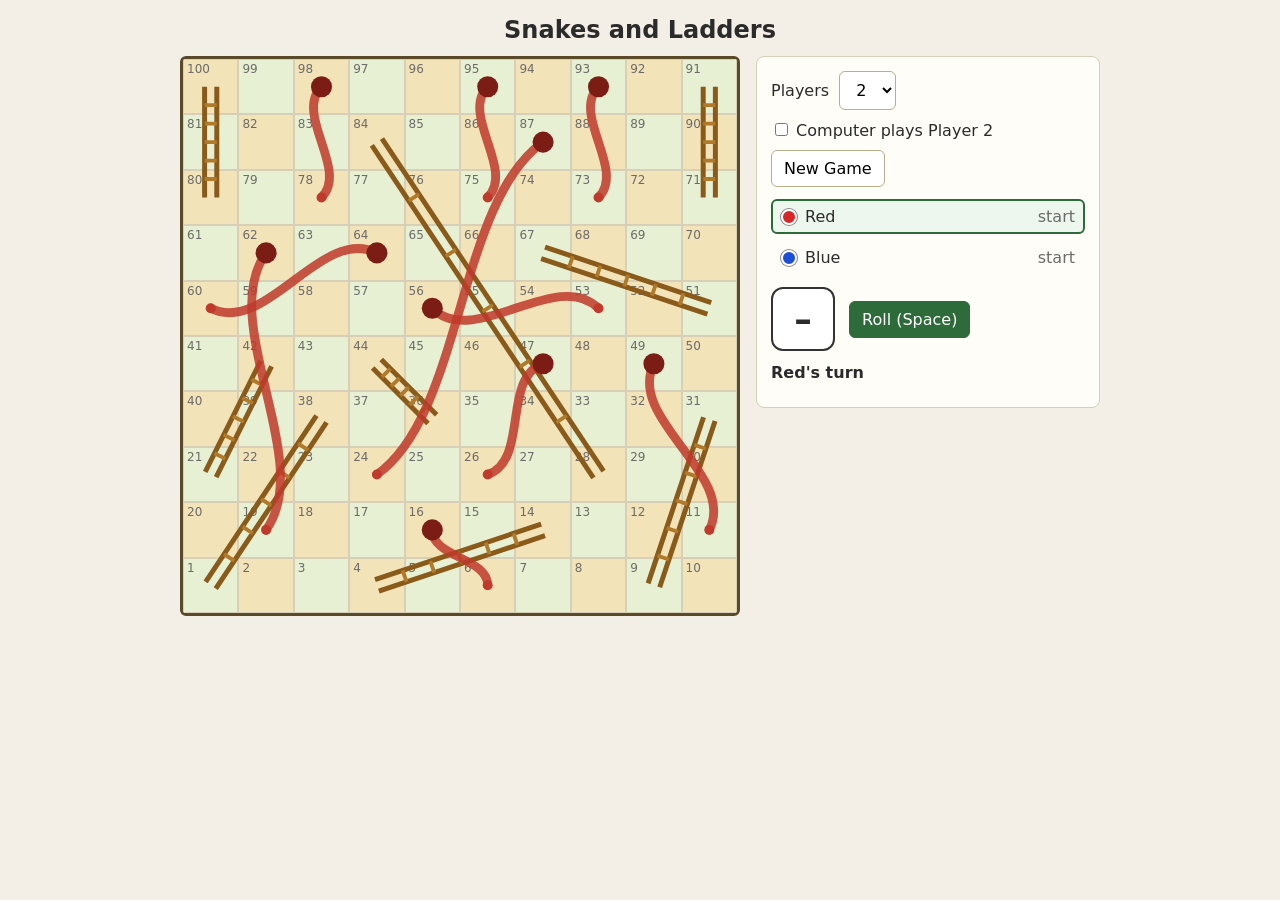
<file: notes/Class 27 - GitHub Copilot and Slack vs Copilot/deliverable/snakes-and-ladders/snakes-and-ladders.html>
<!DOCTYPE html>
<html lang="en">
<head>
<meta charset="UTF-8">
<meta name="viewport" content="width=device-width, initial-scale=1">
<title>Snakes and Ladders</title>
<style>
  :root {
    --bg: #f4efe6; --card: #fffdf8; --ink: #2b2b2b; --muted: #6b6b6b;
    --a: #f3e3b8; --b: #e7f0d2; --line: #d8cfb8;
  }
  * { box-sizing: border-box; }
  body {
    margin: 0; padding: 16px; background: var(--bg); color: var(--ink);
    font-family: system-ui, -apple-system, "Segoe UI", Roboto, sans-serif;
  }
  h1 { margin: 0 0 12px; font-size: 1.5rem; text-align: center; }
  .wrap { max-width: 920px; margin: 0 auto; display: grid; gap: 16px; grid-template-columns: minmax(0, 1fr); }
  @media (min-width: 820px) { .wrap { grid-template-columns: minmax(0, 560px) 1fr; align-items: start; } }
  .board-box { width: 100%; max-width: 560px; margin: 0 auto; }
  .board { position: relative; width: 100%; aspect-ratio: 1; border: 3px solid #5a4a2a; border-radius: 6px; overflow: hidden; background: var(--card); }
  .grid { position: absolute; inset: 0; display: grid; grid-template-columns: repeat(10, 1fr); grid-template-rows: repeat(10, 1fr); }
  .cell { border: 1px solid var(--line); font-size: clamp(8px, 1.7vw, 12px); padding: 2px 3px; color: var(--muted); }
  .cell.a { background: var(--a); } .cell.b { background: var(--b); }
  svg.overlay { position: absolute; inset: 0; width: 100%; height: 100%; pointer-events: none; }
  .token {
    position: absolute; width: 4.2%; height: 4.2%; border-radius: 50%; border: 2px solid #fff;
    box-shadow: 0 1px 3px rgba(0,0,0,.5); transition: left .22s ease, top .22s ease;
    transform: translate(-50%, -50%);
  }
  .panel { background: var(--card); border: 1px solid var(--line); border-radius: 8px; padding: 14px; }
  .setup { display: flex; flex-wrap: wrap; gap: 10px; align-items: center; margin-bottom: 12px; }
  select, button { font: inherit; padding: 8px 12px; border-radius: 6px; border: 1px solid #b9ad8c; background: #fff; cursor: pointer; }
  button.primary { background: #2e6b3a; color: #fff; border-color: #2e6b3a; }
  button:disabled { opacity: .5; cursor: not-allowed; }
  button:focus-visible, select:focus-visible { outline: 3px solid #1a5fb4; outline-offset: 2px; }
  .players { list-style: none; margin: 0 0 12px; padding: 0; display: grid; gap: 6px; }
  .players li { display: flex; align-items: center; gap: 8px; padding: 6px 8px; border-radius: 6px; border: 2px solid transparent; }
  .players li.turn { border-color: #2e6b3a; background: #eef7ee; }
  .dot { width: 16px; height: 16px; border-radius: 50%; border: 2px solid #fff; box-shadow: 0 0 0 1px #888; flex: none; }
  .pos { margin-left: auto; color: var(--muted); font-variant-numeric: tabular-nums; }
  .dice-row { display: flex; align-items: center; gap: 14px; margin-bottom: 12px; }
  .die {
    width: 64px; height: 64px; border-radius: 12px; background: #fff; border: 2px solid #333;
    display: grid; place-items: center; font-size: 2.2rem; font-weight: 700;
  }
  .die.roll { animation: shake .12s linear infinite; }
  @keyframes shake { 0% { transform: rotate(-8deg); } 50% { transform: rotate(8deg); } 100% { transform: rotate(-8deg); } }
  #status { font-weight: 600; min-height: 1.4em; margin-bottom: 8px; }
  #log { margin: 0; padding-left: 18px; max-height: 200px; overflow-y: auto; color: var(--muted); font-size: .9rem; }
  .winner { background: #fff3c4; border: 2px solid #c9a400; padding: 10px; border-radius: 8px; margin-bottom: 10px; font-weight: 700; }
  [hidden] { display: none !important; }
</style>
</head>
<body>
<h1>Snakes and Ladders</h1>
<div class="wrap">
  <div class="board-box">
    <div class="board" id="board" aria-label="Game board, 10 by 10 squares">
      <div class="grid" id="grid"></div>
      <svg class="overlay" id="overlay" viewBox="0 0 100 100" preserveAspectRatio="none" aria-hidden="true"></svg>
    </div>
  </div>

  <div class="panel">
    <div class="setup">
      <label for="count">Players</label>
      <select id="count">
        <option value="2">2</option><option value="3">3</option><option value="4">4</option>
      </select>
      <label><input type="checkbox" id="cpu"> Computer plays Player 2</label>
      <button id="newGame">New Game</button>
    </div>

    <div id="winner" class="winner" hidden></div>
    <ul class="players" id="players"></ul>

    <div class="dice-row">
      <div class="die" id="die" aria-live="polite">&ndash;</div>
      <button class="primary" id="rollBtn">Roll (Space)</button>
    </div>
    <div id="status" role="status"></div>
    <ol id="log" reversed aria-label="Move log"></ol>
  </div>
</div>

<script>
(function () {
  'use strict';

  var SNAKES  = { 16: 6, 47: 26, 49: 11, 56: 53, 62: 19, 64: 60, 87: 24, 93: 73, 95: 75, 98: 78 };
  var LADDERS = { 1: 38, 4: 14, 9: 31, 21: 42, 28: 84, 36: 44, 51: 67, 71: 91, 80: 100 };
  var COLORS = ['#d62828', '#1d4ed8', '#15803d', '#a21caf'];
  var NAMES = ['Red', 'Blue', 'Green', 'Purple'];
  var STEP_MS = 220;

  var state = null;       // { players:[{pos}], turn, busy, over, cpuIdx, token }
  var $ = function (id) { return document.getElementById(id); };

  // Square number (1..100) -> centre in a 0..100 box. Row 0 is the bottom row.
  function coords(n) {
    if (n < 1) return { x: -4, y: 104 };
    var idx = n - 1, row = Math.floor(idx / 10), c = idx % 10;
    var col = (row % 2 === 0) ? c : 9 - c;
    return { x: col * 10 + 5, y: (9 - row) * 10 + 5 };
  }

  function buildBoard() {
    var grid = $('grid'); grid.innerHTML = '';
    for (var r = 9; r >= 0; r--) {
      for (var c = 0; c < 10; c++) {
        var n = (r % 2 === 0) ? r * 10 + c + 1 : r * 10 + (9 - c) + 1;
        var d = document.createElement('div');
        d.className = 'cell ' + (((r + c) % 2) ? 'a' : 'b');
        d.textContent = n;
        grid.appendChild(d);
      }
    }
    var svg = $('overlay'), h = '';
    Object.keys(LADDERS).forEach(function (k) {
      var a = coords(+k), b = coords(LADDERS[k]);
      var dx = b.x - a.x, dy = b.y - a.y, len = Math.sqrt(dx * dx + dy * dy) || 1;
      var nx = -dy / len * 1.1, ny = dx / len * 1.1;
      h += '<line x1="' + (a.x + nx) + '" y1="' + (a.y + ny) + '" x2="' + (b.x + nx) + '" y2="' + (b.y + ny) + '" stroke="#8a5a1a" stroke-width="0.9"/>' +
           '<line x1="' + (a.x - nx) + '" y1="' + (a.y - ny) + '" x2="' + (b.x - nx) + '" y2="' + (b.y - ny) + '" stroke="#8a5a1a" stroke-width="0.9"/>';
      for (var i = 1; i < 6; i++) {
        var t = i / 6, px = a.x + dx * t, py = a.y + dy * t;
        h += '<line x1="' + (px + nx) + '" y1="' + (py + ny) + '" x2="' + (px - nx) + '" y2="' + (py - ny) + '" stroke="#b07a2a" stroke-width="0.7"/>';
      }
    });
    Object.keys(SNAKES).forEach(function (k) {
      var a = coords(+k), b = coords(SNAKES[k]);
      var mx = (a.x + b.x) / 2, my = (a.y + b.y) / 2;
      var dx = b.x - a.x, dy = b.y - a.y, len = Math.sqrt(dx * dx + dy * dy) || 1;
      var off = Math.min(9, len / 4);
      var c1x = a.x + dx * 0.25 + (-dy / len) * off, c1y = a.y + dy * 0.25 + (dx / len) * off;
      var c2x = a.x + dx * 0.75 - (-dy / len) * off, c2y = a.y + dy * 0.75 - (dx / len) * off;
      h += '<path d="M' + a.x + ' ' + a.y + ' C' + c1x + ' ' + c1y + ',' + c2x + ' ' + c2y + ',' + b.x + ' ' + b.y +
           '" fill="none" stroke="#c0392b" stroke-width="1.6" stroke-linecap="round" opacity="0.85"/>' +
           '<circle cx="' + a.x + '" cy="' + a.y + '" r="1.9" fill="#7b1d14"/>' +
           '<circle cx="' + b.x + '" cy="' + b.y + '" r="0.9" fill="#c0392b"/>';
    });
    svg.innerHTML = h;
  }

  function placeToken(i) {
    var p = state.players[i], el = $('tok' + i), c = coords(p.pos);
    // small offset so tokens on the same square do not fully overlap
    var ox = (i % 2 ? 1.4 : -1.4), oy = (i > 1 ? 1.4 : -1.4);
    el.style.left = (c.x + (p.pos > 0 ? ox : 0) + (p.pos < 1 ? i * 3.5 : 0)) + '%';
    el.style.top = (c.y + (p.pos > 0 ? oy : 0)) + '%';
  }

  function renderPlayers() {
    var ul = $('players'); ul.innerHTML = '';
    state.players.forEach(function (p, i) {
      var li = document.createElement('li');
      if (i === state.turn && !state.over) li.className = 'turn';
      var label = NAMES[i] + (i === state.cpuIdx ? ' (computer)' : '');
      li.innerHTML = '<span class="dot" style="background:' + COLORS[i] + '"></span><span>' + label +
                     '</span><span class="pos">' + (p.pos === 0 ? 'start' : 'square ' + p.pos) + '</span>';
      ul.appendChild(li);
    });
  }

  function log(msg) {
    var li = document.createElement('li'); li.textContent = msg;
    var l = $('log'); l.insertBefore(li, l.firstChild);
    while (l.children.length > 40) l.removeChild(l.lastChild);
  }

  function setStatus() {
    if (state.over) return;
    var name = NAMES[state.turn] + (state.turn === state.cpuIdx ? ' (computer)' : '');
    $('status').textContent = name + "'s turn";
    var humanTurn = state.turn !== state.cpuIdx;
    $('rollBtn').disabled = state.busy || !humanTurn;
  }

  function newGame() {
    var count = +$('count').value;
    var cpuIdx = $('cpu').checked ? 1 : -1;
    var prevToken = state ? state.token : 0;
    state = { players: [], turn: 0, busy: false, over: false, cpuIdx: cpuIdx, token: prevToken + 1 };
    for (var i = 0; i < count; i++) state.players.push({ pos: 0 });

    var board = $('board');
    Array.prototype.slice.call(board.querySelectorAll('.token')).forEach(function (t) { t.remove(); });
    for (var j = 0; j < count; j++) {
      var t = document.createElement('div');
      t.className = 'token'; t.id = 'tok' + j; t.style.background = COLORS[j];
      board.appendChild(t); placeToken(j);
    }
    $('winner').hidden = true;
    $('die').textContent = '–'; $('die').classList.remove('roll');
    $('log').innerHTML = '';
    renderPlayers(); setStatus();
    maybeCpu();
  }

  function sleep(ms, token) {
    return new Promise(function (res) {
      setTimeout(function () { res(token === state.token); }, ms);
    });
  }

  // Pure rule: where does a roll from `pos` land? Returns {to, note}.
  function applyRoll(pos, roll) {
    var t = pos + roll;
    if (t > 100) return { to: pos, note: 'needs an exact roll to reach 100', stay: true };
    return { to: t };
  }

  async function takeTurn(roll) {
    var tk = state.token, i = state.turn, p = state.players[i];
    state.busy = true; setStatus();
    var die = $('die'); die.classList.add('roll');
    await sleep(500, tk).then(function (ok) { if (!ok) throw 0; });
    die.classList.remove('roll'); die.textContent = roll;

    var name = NAMES[i], r = applyRoll(p.pos, roll);
    if (r.stay) {
      log(name + ' rolled ' + roll + ' and ' + r.note + '.');
    } else {
      for (var s = p.pos + 1; s <= r.to; s++) {
        p.pos = s; placeToken(i); renderPlayers();
        await sleep(STEP_MS, tk).then(function (ok) { if (!ok) throw 0; });
      }
      var msg = name + ' rolled ' + roll + ' to square ' + p.pos;
      if (LADDERS[p.pos]) {
        msg += ', climbed a ladder to ' + LADDERS[p.pos];
        log(msg + '.');
        p.pos = LADDERS[p.pos]; placeToken(i); renderPlayers();
        await sleep(450, tk).then(function (ok) { if (!ok) throw 0; });
      } else if (SNAKES[p.pos]) {
        msg += ', slid down a snake to ' + SNAKES[p.pos];
        log(msg + '.');
        p.pos = SNAKES[p.pos]; placeToken(i); renderPlayers();
        await sleep(450, tk).then(function (ok) { if (!ok) throw 0; });
      } else {
        log(msg + '.');
      }
    }

    if (p.pos === 100) {
      state.over = true; state.busy = false;
      var w = $('winner'); w.hidden = false;
      w.textContent = name + (i === state.cpuIdx ? ' (computer)' : '') + ' wins!';
      $('status').textContent = 'Game over. Press New Game to play again.';
      $('rollBtn').disabled = true; renderPlayers();
      return;
    }
    if (roll !== 6) state.turn = (state.turn + 1) % state.players.length;
    else log(name + ' rolled a 6 and plays again.');
    state.busy = false; renderPlayers(); setStatus();
    maybeCpu();
  }

  function doRoll() {
    if (!state || state.busy || state.over || state.turn === state.cpuIdx) return;
    go();
  }

  function go() {
    var roll = Math.floor(Math.random() * 6) + 1;
    takeTurn(roll).catch(function (e) { if (e !== 0) throw e; });
  }

  function maybeCpu() {
    if (state.over || state.turn !== state.cpuIdx) return;
    var tk = state.token;
    state.busy = true; setStatus();
    setTimeout(function () {
      if (tk !== state.token || state.over) return;
      state.busy = false; go();
    }, 700);
  }

  $('rollBtn').addEventListener('click', doRoll);
  $('newGame').addEventListener('click', newGame);
  $('count').addEventListener('change', newGame);
  $('cpu').addEventListener('change', newGame);
  document.addEventListener('keydown', function (e) {
    if (e.code === 'Space' && e.target.tagName !== 'SELECT' && e.target.tagName !== 'INPUT') {
      e.preventDefault(); doRoll();
    }
  });

  buildBoard();
  newGame();

  // Exposed only so tests can check the board data and rule helpers.
  window.__sl = { SNAKES: SNAKES, LADDERS: LADDERS, coords: coords, applyRoll: applyRoll };
})();
</script>
</body>
</html>
</file>
<file: assets/fonts.css>
@font-face {
  font-family: 'DM Sans';
  font-style: normal;
  font-weight: 400 700;
  font-display: swap;
  src: url(fonts/font-1.woff2) format('woff2');
  unicode-range: U+0000-00FF, U+0131, U+0152-0153, U+02BB-02BC, U+02C6, U+02DA, U+02DC, U+0304, U+0308, U+0329, U+2000-206F, U+20AC, U+2122, U+2191, U+2193, U+2212, U+2215, U+FEFF, U+FFFD;
}
@font-face {
  font-family: 'Newsreader';
  font-style: italic;
  font-weight: 400 600;
  font-display: swap;
  src: url(fonts/font-2.woff2) format('woff2');
  unicode-range: U+0000-00FF, U+0131, U+0152-0153, U+02BB-02BC, U+02C6, U+02DA, U+02DC, U+0304, U+0308, U+0329, U+2000-206F, U+20AC, U+2122, U+2191, U+2193, U+2212, U+2215, U+FEFF, U+FFFD;
}
@font-face {
  font-family: 'Newsreader';
  font-style: normal;
  font-weight: 400 600;
  font-display: swap;
  src: url(fonts/font-3.woff2) format('woff2');
  unicode-range: U+0000-00FF, U+0131, U+0152-0153, U+02BB-02BC, U+02C6, U+02DA, U+02DC, U+0304, U+0308, U+0329, U+2000-206F, U+20AC, U+2122, U+2191, U+2193, U+2212, U+2215, U+FEFF, U+FFFD;
}
</file>
<file: assets/style.css>
/* Masai Classes: same tokens, type and furniture as samsm.vercel.app (cercit/me). */
:root{--canvas:#0a0a0f;--surface:#13141c;--ink:#f1f2f5;--muted:#b1b4c1;--green:#f5a623;--pale:#191b25;--line:#30323e;--soft:#191b25;--warm:#191a24;
  --good:#6fd08f;--good-soft:#16261c;--part:#f5a623;--part-soft:#2b2214;--todo:#f08c80;--todo-soft:#2e1a1a;color-scheme:dark}
[data-theme=dark]{--canvas:#0a0a0f;--surface:#13141c;--ink:#f1f2f5;--muted:#b1b4c1;--green:#f5a623;--pale:#191b25;--line:#30323e;--soft:#191b25;--warm:#191a24;
  --good:#6fd08f;--good-soft:#16261c;--part:#f5a623;--part-soft:#2b2214;--todo:#f08c80;--todo-soft:#2e1a1a;color-scheme:dark}
[data-theme=light]{--canvas:#f6f7fa;--surface:#fff;--ink:#191b26;--muted:#535b6c;--green:#925500;--pale:#eceef3;--line:#d1d5df;--soft:#eceef3;--warm:#e7eaf1;
  --good:#1d7a3e;--good-soft:#e2f3e7;--part:#925500;--part-soft:#fbefd9;--todo:#a83a2e;--todo-soft:#fae7e3;color-scheme:light}

*{box-sizing:border-box}
html{scroll-behavior:smooth;scroll-padding-top:30px}
body{margin:0;background:var(--canvas);color:var(--ink);font-family:'DM Sans',Arial,sans-serif;font-size:18px;line-height:1.65;-webkit-font-smoothing:antialiased}
a{color:inherit;text-decoration:none}
button{font:inherit;color:inherit;cursor:pointer}
a:focus-visible,button:focus-visible{outline:2px solid var(--green);outline-offset:3px;border-radius:4px}
h1,h2,h3{font-family:'DM Sans',Arial,sans-serif;font-weight:700;letter-spacing:-.03em;text-wrap:balance;margin:0}
em.serif{font-family:'Newsreader',Georgia,serif;font-style:italic;font-weight:500;letter-spacing:0}
.wrap{width:min(1240px,calc(100% - 96px));margin-inline:auto}
.eyebrow{display:inline-flex;align-items:center;gap:9px;font-size:14px;letter-spacing:.03em;color:var(--muted)}
.live-dot{width:7px;height:7px;background:var(--green);border-radius:50%;display:inline-block}
.sr-only{position:absolute;width:1px;height:1px;overflow:hidden;clip:rect(0 0 0 0)}

/* header */
.site-header{display:flex;align-items:center;min-height:96px;border-bottom:1px solid var(--line);gap:26px}
.brand{display:flex;align-items:baseline;gap:10px;margin-right:auto;min-height:44px;align-self:center}
.monogram{font-size:28px;font-weight:700;letter-spacing:-.06em;line-height:1}
.monogram span{color:var(--green)}
.brand-sub{font-size:15px;color:var(--muted);font-weight:500}
.nav{display:flex;gap:25px;font-size:16px;align-items:center;flex-wrap:wrap}
.nav a{color:var(--muted)}.nav a:hover,.nav a[aria-current=page]{color:var(--ink)}
.nav a[aria-current=page]{box-shadow:inset 0 -2px 0 var(--green)}
.home-link{background:var(--green);color:var(--canvas)!important;border-radius:5px;padding:10px 18px;font-weight:700;box-shadow:none!important}
[data-theme=light] .home-link{color:#fff!important}
.icon-button{display:grid;place-items:center;width:44px;height:44px;border:1px solid var(--line);border-radius:6px;background:transparent}
.icon-button .sun{display:none}[data-theme=light] .icon-button .sun{display:block}[data-theme=light] .icon-button .moon{display:none}

/* buttons */
.button{display:inline-flex;align-items:center;gap:12px;background:var(--green);color:var(--canvas);border-radius:5px;padding:13px 20px;font-weight:700;font-size:16px;transition:transform .15s}
[data-theme=light] .button{color:#fff}
.button.secondary{background:transparent;color:var(--ink);border:1px solid var(--line)}
.button:hover{transform:translateY(-1px)}
.text-link{color:var(--green);font-weight:600;font-size:16px}

/* home hero */
.hero{display:grid;grid-template-columns:1.6fr 1fr;gap:60px;padding-block:72px 70px;align-items:start}
.hero h1{font-size:clamp(46px,5.2vw,74px);line-height:1.06;letter-spacing:-.05em;margin:24px 0}
.hero-subtitle{font-size:24px;font-weight:500;line-height:1.4;letter-spacing:-.02em;margin:0 0 18px}
.hero-intro{font-size:18px;line-height:1.75;color:var(--muted);max-width:650px;margin:0}
.hero-actions{display:flex;gap:16px;flex-wrap:wrap;margin-top:30px}
.hero-journey{border-left:1px solid var(--line);padding:18px 0 18px 32px}
.journey-title{font-size:16px;color:var(--green);font-weight:600;margin:0 0 26px}
.journey-list{list-style:none;padding:0;margin:0}
.journey-list li{position:relative;display:grid;grid-template-columns:86px minmax(0,1fr);gap:16px;padding:0 0 26px 16px}
.journey-list li:before{content:'';position:absolute;width:7px;height:7px;top:10px;left:-4px;background:var(--green);border-radius:50%}
.journey-list li.upcoming:before{background:var(--canvas);border:1px solid var(--green)}
.journey-list li:after{content:'';position:absolute;left:-1px;top:20px;width:1px;height:calc(100% - 10px);background:var(--line)}
.journey-list li:last-child:after{display:none}
.journey-list time{font-size:14px;white-space:nowrap;color:var(--muted)}
.journey-list strong{display:block;font-size:17px;font-weight:600;line-height:1.5}
.journey-list span{display:block;font-size:15px;color:var(--muted);margin-top:3px}

/* stats */
.stats{display:grid;grid-template-columns:repeat(4,1fr);border-block:1px solid var(--line)}
.stat{padding:26px 24px;border-left:1px solid var(--line)}.stat:first-child{border-left:0;padding-left:0}
.stat b{display:block;font-size:40px;letter-spacing:-.04em;line-height:1.1;font-variant-numeric:tabular-nums}
.stat span{font-size:15px;color:var(--muted)}
.bar{height:4px;background:var(--line);border-radius:4px;margin-top:12px;overflow:hidden}.bar i{display:block;height:100%;background:var(--green)}

/* sections */
.section{padding-block:70px;border-top:1px solid var(--line)}
.section:first-of-type{border-top:0}
.section-heading{display:flex;justify-content:space-between;align-items:end;gap:32px;margin-bottom:34px;flex-wrap:wrap}
.section-heading h2{font-size:44px;line-height:1.15;max-width:800px;margin-top:12px}
.section-intro{max-width:700px;font-size:18px;line-height:1.7;color:var(--muted);margin:16px 0 0}
.page-intro{padding:64px 0 40px}
.page-intro h1{font-size:clamp(44px,6vw,72px);margin:20px 0;line-height:1.05;letter-spacing:-.05em}
.page-intro p.lede{max-width:780px;font-size:20px;line-height:1.7;color:var(--muted);margin:0}

/* filters */
.controls{display:flex;justify-content:space-between;align-items:center;gap:20px;padding:20px 0;border-block:1px solid var(--line);flex-wrap:wrap}
.filter-buttons{display:flex;gap:8px;flex-wrap:wrap}
.filter-buttons button{background:transparent;border:1px solid var(--line);border-radius:999px;padding:8px 16px;font-size:16px;min-height:44px;color:var(--muted)}
.filter-buttons button[aria-pressed=true]{background:var(--ink);color:var(--canvas);border-color:var(--ink)}
.count{font-size:15px;color:var(--muted)}

/* chips */
.chip{display:inline-block;font-size:13px;font-weight:600;padding:3px 10px;border-radius:999px;white-space:nowrap}
.chip.good{background:var(--good-soft);color:var(--good)}
.chip.part{background:var(--part-soft);color:var(--part)}
.chip.todo{background:var(--todo-soft);color:var(--todo)}
.chip.muted{background:var(--soft);color:var(--muted)}

/* roadmap */
.module{padding-block:46px 10px}
.module-head{display:flex;align-items:baseline;gap:18px;flex-wrap:wrap;margin-bottom:22px}
.module-head h2{font-size:34px}
.module-head .meta{font-size:15px;color:var(--muted)}
.rail{list-style:none;margin:0;padding:0 0 0 22px;border-left:1px solid var(--line)}
.rail li{position:relative;margin-bottom:12px}
.rail li:before{content:'';position:absolute;left:-26px;top:26px;width:7px;height:7px;border-radius:50%;background:var(--green)}
.rail li.exam:before{width:11px;height:11px;left:-28px;top:24px;background:var(--canvas);border:2px solid var(--green)}
.row{display:grid;grid-template-columns:100px minmax(0,1fr) auto;gap:6px 22px;align-items:center;padding:16px 20px;background:var(--surface);border:1px solid var(--line);border-radius:8px;transition:border-color .15s}
a.row:hover{border-color:var(--green)}
.row time{font-size:14px;color:var(--muted)}
.row .k{font-size:13px;font-weight:600;color:var(--green);text-transform:uppercase;letter-spacing:.06em}
.row .t{font-size:19px;font-weight:600;line-height:1.35}
.row .d{font-size:15px;color:var(--muted)}
.row .chips{display:flex;gap:6px;flex-wrap:wrap;justify-content:flex-end}
.exam .row{background:var(--pale);border-style:dashed}

/* cards */
.card-grid{display:grid;grid-template-columns:repeat(3,1fr);gap:30px}
.card{display:flex;flex-direction:column;gap:12px;min-width:0;border-top:1px solid var(--line);padding-top:24px}
.card .kicker{font-size:14px;color:var(--muted);text-transform:uppercase;letter-spacing:.06em;display:flex;justify-content:space-between;gap:10px}
.card h3{font-size:26px;line-height:1.25}
.card p{font-size:17px;line-height:1.7;color:var(--muted);margin:0}
.card .visual{background:var(--warm);border-radius:8px;aspect-ratio:16/9;display:grid;place-items:center;padding:20px;text-align:center;font-size:15px;color:var(--muted);border:1px solid var(--line)}
.card .visual b{display:block;font-size:30px;color:var(--ink);letter-spacing:-.04em}
.card .text-link{margin-top:auto}

/* class note */
.case-hero{padding:40px 0 34px;border-bottom:1px solid var(--line)}
.back-link{display:inline-flex;min-height:44px;align-items:center;gap:12px;font-size:17px;color:var(--muted)}
.case-meta{display:flex;gap:18px;flex-wrap:wrap;font-size:14px;color:var(--muted);margin-top:18px;text-transform:uppercase;letter-spacing:.06em}
.case-hero h1{font-size:clamp(40px,5.5vw,70px);margin:16px 0 12px;line-height:1.05;letter-spacing:-.05em}
.case-actions{display:flex;gap:14px;flex-wrap:wrap;margin-top:22px}
.note{max-width:760px;padding-block:40px 20px}
.note h1{display:none}
.note h2{font-size:32px;margin:46px 0 14px;line-height:1.2}
.note h3{font-size:22px;margin:30px 0 8px}
.note p,.note li{color:var(--ink);opacity:.92}
.note strong{color:var(--ink)}
.note a{color:var(--green);text-decoration:underline}
.note blockquote{margin:20px 0;padding:14px 20px;border-left:3px solid var(--green);background:var(--pale);border-radius:0 6px 6px 0}
.note table{border-collapse:collapse;width:100%;font-size:16px;display:block;overflow-x:auto;margin:18px 0}
.note th,.note td{border-bottom:1px solid var(--line);padding:9px 12px;text-align:left;vertical-align:top}
.note th{font-size:14px;color:var(--muted);text-transform:uppercase;letter-spacing:.05em}
.note img{max-width:100%;border-radius:8px;border:1px solid var(--line);display:block;margin:20px auto 6px}
.note img+em,.note p>em:only-child{display:block;text-align:center;font-size:15px;color:var(--muted)}
.note code{font-size:.88em;background:var(--pale);padding:1px 6px;border-radius:4px}
.note .mermaid{background:var(--surface);border:1px solid var(--line);border-radius:8px;padding:18px;overflow-x:auto;text-align:center;margin:20px 0}
.pager{display:grid;grid-template-columns:1fr 1fr;gap:20px;padding-block:30px 60px;border-top:1px solid var(--line);margin-top:30px}
.pager a{display:block;padding:18px 0}.pager small{display:block;font-size:14px;color:var(--muted)}.pager b{font-size:19px}
.pager a:last-child{text-align:right}

/* tasks */
.phase{padding-block:40px 10px}
.phase h2{font-size:30px;margin-bottom:6px}
.phase .meta{font-size:15px;color:var(--muted);margin-bottom:18px}
.group{font-size:14px;color:var(--green);text-transform:uppercase;letter-spacing:.06em;font-weight:600;margin:22px 0 8px}
.todo{list-style:none;padding:0;margin:0}
.todo li{display:grid;grid-template-columns:28px 70px minmax(0,1fr) 34px;gap:12px;align-items:baseline;padding:12px 0;border-bottom:1px solid var(--line)}
.todo .box{width:18px;height:18px;border:1.5px solid var(--muted);border-radius:4px;display:inline-block;transform:translateY(3px)}
.todo li.done .box{background:var(--green);border-color:var(--green)}
.todo li.done .tx{color:var(--muted);text-decoration:line-through}
.todo .id{font-size:14px;font-weight:600;color:var(--green);font-variant-numeric:tabular-nums}
.todo .ef{font-size:13px;color:var(--muted);text-align:right}
.table-wrap{overflow-x:auto}
table.plain{border-collapse:collapse;width:100%;font-size:16px}
table.plain th,table.plain td{border-bottom:1px solid var(--line);padding:11px 12px;text-align:left;vertical-align:top}
table.plain th{font-size:14px;color:var(--muted);text-transform:uppercase;letter-spacing:.05em}
.md-block{max-width:820px}.md-block h2{font-size:28px;margin:36px 0 8px}.md-block h3{font-size:21px;margin:26px 0 6px}
.md-block p,.md-block li{color:var(--muted)}.md-block a{color:var(--green)}
.md-block ul{padding-left:20px}

/* footer */
.contact-footer{background:var(--pale);padding:64px 0 26px;margin-top:70px}
.contact-top{display:flex;justify-content:space-between;align-items:center;gap:30px}
.contact-top h2{font-size:52px;line-height:1.15;margin:16px 0}
.contact-top p{font-size:18px;color:var(--muted);max-width:720px;line-height:1.8;margin:0}
.contact-orbit{display:grid;place-items:center;border:1px solid var(--green);border-radius:50%;width:108px;height:108px;font-size:44px;color:var(--green);flex-shrink:0}
.contact-bottom{display:flex;justify-content:space-between;align-items:center;gap:20px;flex-wrap:wrap;margin-top:40px;padding-top:26px;border-top:1px solid var(--line)}
.contact-bottom nav{display:flex;gap:24px;flex-wrap:wrap;font-size:16px}
.footer-fine{display:flex;justify-content:space-between;gap:16px;flex-wrap:wrap;font-size:14px;color:var(--muted);margin-top:26px}

@media(max-width:1000px){.hero{grid-template-columns:1fr}.hero-journey{border-left:0;border-top:1px solid var(--line);padding:26px 0 0}.card-grid{grid-template-columns:1fr 1fr}.stats{grid-template-columns:1fr 1fr}.stat:nth-child(3){border-left:0;padding-left:0}.stat{border-top:1px solid var(--line)}.stat:nth-child(-n+2){border-top:0}}
@media(max-width:760px){.wrap{width:calc(100% - 40px)}.site-header{flex-wrap:wrap;min-height:76px;gap:12px;padding-block:14px}.nav{order:3;width:100%;gap:16px;font-size:15px}.brand-sub{display:none}
  .card-grid{grid-template-columns:1fr}.section-heading h2{font-size:32px}.row{grid-template-columns:1fr;padding:14px 16px}.row .chips{justify-content:flex-start}
  .contact-top h2{font-size:34px}.contact-orbit{width:56px;height:56px;font-size:24px}.todo li{grid-template-columns:24px 52px minmax(0,1fr)}.todo .ef{display:none}.stat b{font-size:30px}}
@media(prefers-reduced-motion:reduce){html{scroll-behavior:auto}*{transition:none!important}}

/* class work: "What I made" */
.made{max-width:760px;padding-top:36px;border-bottom:1px solid var(--line);padding-bottom:30px}
.made h2{font-size:32px;line-height:1.2;margin-bottom:18px}
.made-pics{display:grid;grid-template-columns:repeat(auto-fill,minmax(220px,1fr));gap:18px;margin-bottom:18px}
.made-pics a{display:flex;flex-direction:column;gap:8px;font-size:15px;color:var(--muted)}
.made-pics img{width:100%;aspect-ratio:16/10;object-fit:cover;border:1px solid var(--line);border-radius:8px;background:var(--surface)}
.made-pics a:hover span{color:var(--ink)}
.made-files{list-style:none;margin:0 0 16px;padding:0;display:flex;flex-direction:column;gap:6px}
.made-files a{display:inline-flex;min-height:44px;align-items:center;color:var(--green);font-weight:600}
.made-files a:hover{text-decoration:underline}
.made-story summary{cursor:pointer;min-height:44px;display:flex;align-items:center;font-weight:600}
.made-story .note-body{padding:6px 0 0;color:var(--ink)}
.made-story .note-body p{line-height:1.7}
</file>
